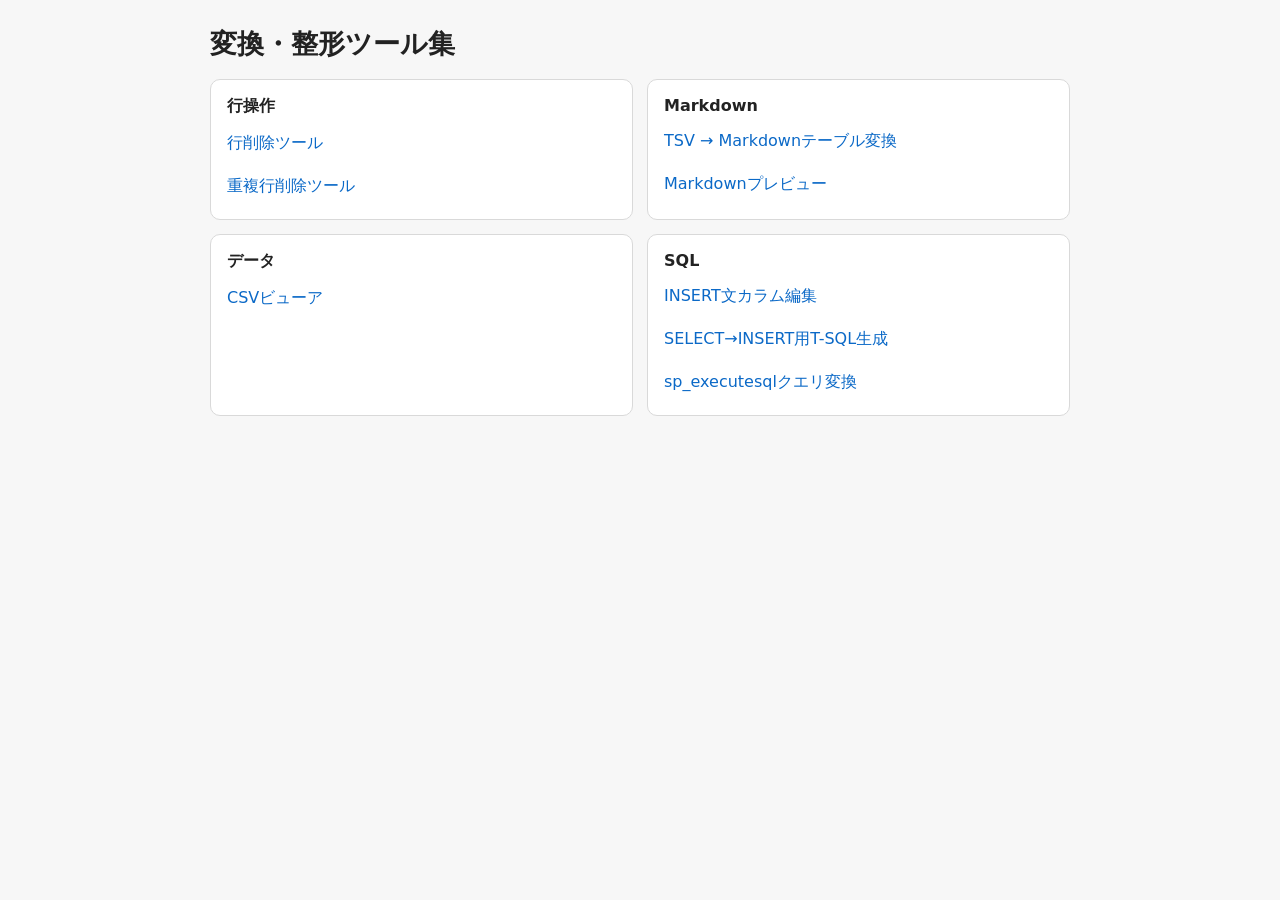
<file: index.html>
<!doctype html>
<html lang="ja">
<head>
  <meta charset="utf-8" />
  <meta name="viewport" content="width=device-width, initial-scale=1" />
  <title>便利ツール集</title>
  <style>
    :root{
      --bg:#f7f7f7;
      --surface:#ffffff;
      --border:#d9d9d9;
      --text:#222;
      --muted:#666;
      --accent:#0b69c7;
      --radius:10px;
    }
    *{box-sizing:border-box}
    body{
      margin:0;
      font-family:system-ui,-apple-system,Segoe UI,Roboto,Helvetica,Arial,sans-serif;
      color:var(--text);
      background:var(--bg);
    }
    .page{
      max-width:900px;
      margin:0 auto;
      padding:28px 20px 36px;
    }
    h1{
      margin:0 0 18px;
      font-size:1.7rem;
      line-height:1.2;
    }
    .grid{
      display:grid;
      gap:14px;
    }
    @media(min-width:860px){
      .grid{grid-template-columns:repeat(2, minmax(0, 1fr))}
    }
    .card{
      background:var(--surface);
      border:1px solid var(--border);
      border-radius:var(--radius);
      padding:16px;
    }
    .card h2{
      margin:0 0 10px;
      font-size:1rem;
    }
    ul{
      list-style:none;
      padding:0;
      margin:0;
      display:grid;
      gap:10px;
    }
    a{
      display:block;
      text-decoration:none;
      color:var(--accent);
      padding:6px 0;
    }
    a:hover{
      text-decoration:underline;
    }
  </style>
</head>
<body>
  <main class="page">
    <h1>変換・整形ツール集</h1>

    <div class="grid">
      <section class="card">
        <h2>行操作</h2>
        <ul>
          <li>
            <a href="remove-lines-by-text.html">行削除ツール</a>
          </li>
          <li>
            <a href="remove-duplicate-lines.html">重複行削除ツール</a>
          </li>
        </ul>
      </section>

      <section class="card">
        <h2>Markdown</h2>
        <ul>
          <li>
            <a href="tsvtomarkdown.html">TSV → Markdownテーブル変換</a>
          </li>
          <li>
            <a href="markdown-preview.html">Markdownプレビュー</a>
          </li>
        </ul>
      </section>

      <section class="card">
        <h2>データ</h2>
        <ul>
          <li>
            <a href="csv-viewer.html">CSVビューア</a>
          </li>
        </ul>
      </section>

      <section class="card">
        <h2>SQL</h2>
        <ul>
          <li>
            <a href="insert-column-editor.html">INSERT文カラム編集</a>
          </li>
          <li>
            <a href="select-to-insert-tsql.html">SELECT→INSERT用T-SQL生成</a>
          </li>
          <li>
            <a href="sp_executesql_expand.html">sp_executesqlクエリ変換</a>
          </li>
        </ul>
      </section>
    </div>
  </main>
</body>
</html>
</file>
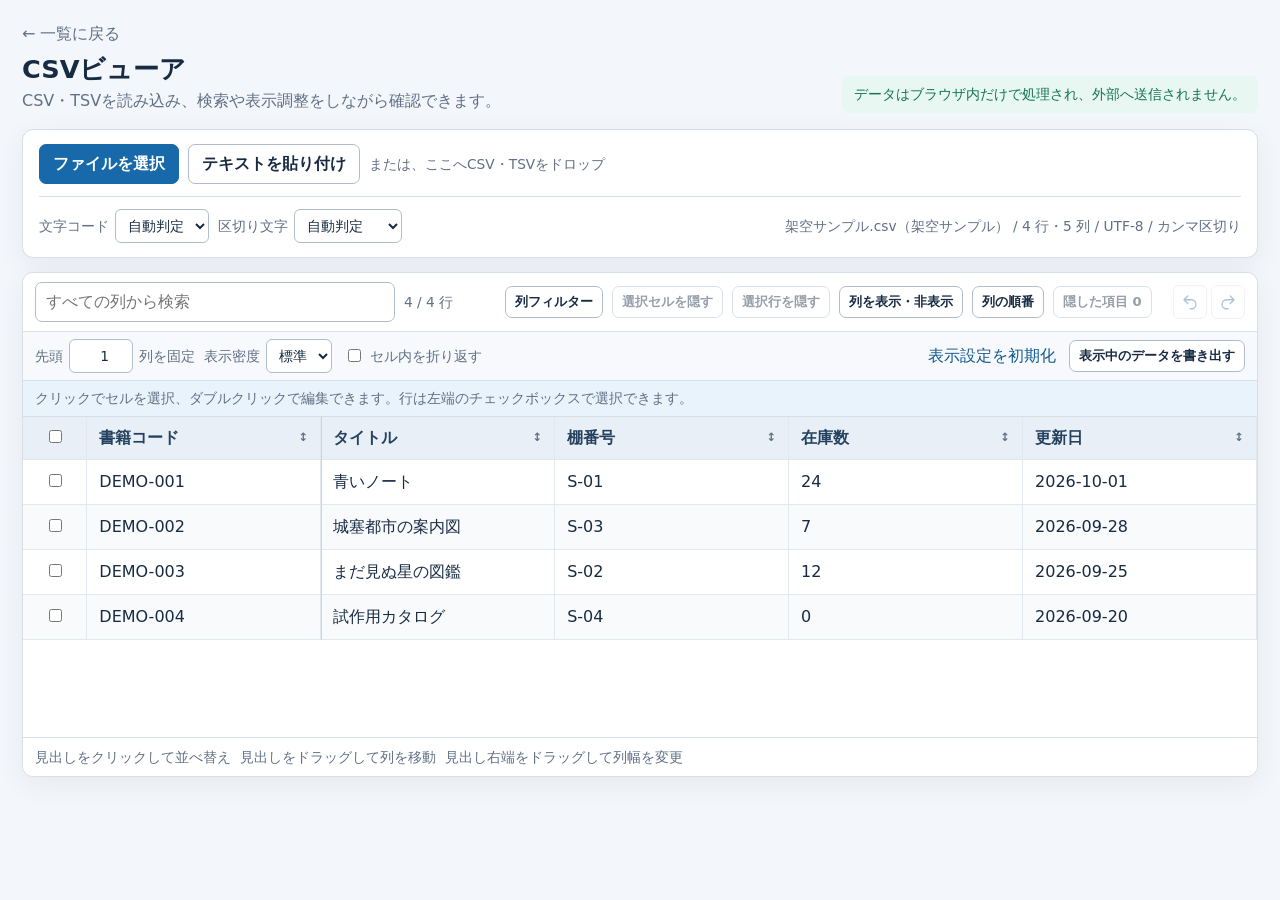
<file: csv-viewer.html>
<!doctype html>
<html lang="ja">
<head>
  <meta charset="utf-8" />
  <meta name="viewport" content="width=device-width, initial-scale=1" />
  <meta http-equiv="Content-Security-Policy" content="default-src 'self'; script-src 'self'; style-src 'self'; img-src 'self' data:; object-src 'none'; base-uri 'none'; form-action 'self'" />
  <title>CSVビューア</title>
  <link rel="stylesheet" href="css/csv-viewer.css" />
</head>
<body>
  <main class="page">
    <header class="page-header">
      <div>
        <a class="back-link" href="index.html">← 一覧に戻る</a>
        <h1>CSVビューア</h1>
        <p>CSV・TSVを読み込み、検索や表示調整をしながら確認できます。</p>
      </div>
      <p class="privacy-note">データはブラウザ内だけで処理され、外部へ送信されません。</p>
    </header>

    <section id="drop-zone" class="source-panel" aria-label="データの読み込み">
      <div class="source-actions">
        <button id="open-file-button" class="button button-primary" type="button">ファイルを選択</button>
        <input id="file-input" type="file" accept=".csv,.tsv,text/csv,text/tab-separated-values,text/plain" hidden />
        <button id="open-paste-button" class="button" type="button">テキストを貼り付け</button>
        <span class="drop-hint">または、ここへCSV・TSVをドロップ</span>
      </div>

      <div class="source-options">
        <label>
          文字コード
          <select id="encoding-select">
            <option value="auto">自動判定</option>
            <option value="utf-8">UTF-8</option>
            <option value="shift_jis">Shift_JIS</option>
          </select>
        </label>
        <label>
          区切り文字
          <select id="delimiter-select">
            <option value="auto">自動判定</option>
            <option value=",">カンマ</option>
            <option value="tab">タブ</option>
            <option value=";">セミコロン</option>
          </select>
        </label>
        <span id="source-summary" class="source-summary" aria-live="polite"></span>
      </div>
    </section>

    <section id="issue-panel" class="issue-panel" aria-live="polite" hidden>
      <div>
        <h2 id="issue-title"></h2>
        <p id="issue-summary"></p>
        <ol id="issue-list"></ol>
      </div>
      <button id="close-issue-button" class="icon-button" type="button" aria-label="メッセージを閉じる">×</button>
    </section>

    <section id="viewer" class="viewer" aria-label="CSVデータ" hidden>
      <div class="viewer-toolbar">
        <label class="search-box">
          <span class="visually-hidden">すべての列を検索</span>
          <input id="global-search" type="search" placeholder="すべての列から検索" autocomplete="off" />
        </label>
        <span id="row-count" class="row-count" aria-live="polite"></span>
        <button id="toggle-filters-button" class="button button-small" type="button" aria-pressed="false">列フィルター</button>
        <button id="hide-cell-button" class="button button-small" type="button" disabled>選択セルを隠す</button>
        <button id="hide-rows-button" class="button button-small" type="button" disabled>選択行を隠す</button>
        <button id="open-columns-button" class="button button-small" type="button" aria-haspopup="dialog">列を表示・非表示</button>
        <button id="open-column-order-button" class="button button-small" type="button" aria-haspopup="dialog">列の順番</button>
        <button id="open-hidden-button" class="button button-small" type="button" disabled>隠した項目 <span id="hidden-count">0</span></button>
        <div class="history-actions" role="group" aria-label="セルの編集履歴">
          <button id="undo-button" class="icon-button history-button" type="button" disabled title="元に戻す（Ctrl+Z）" aria-label="元に戻す（Ctrl+Z）" aria-keyshortcuts="Control+Z">
            <svg viewBox="0 0 24 24" fill="none" stroke="currentColor" stroke-width="1.8" stroke-linecap="round" stroke-linejoin="round" aria-hidden="true" focusable="false"><path d="m9 14-5-5 5-5M4 9h10a6 6 0 0 1 0 12h-2" /></svg>
          </button>
          <button id="redo-button" class="icon-button history-button" type="button" disabled title="やり直す（Ctrl+Y／Ctrl+Shift+Z）" aria-label="やり直す（Ctrl+Y／Ctrl+Shift+Z）" aria-keyshortcuts="Control+Y Control+Shift+Z">
            <svg viewBox="0 0 24 24" fill="none" stroke="currentColor" stroke-width="1.8" stroke-linecap="round" stroke-linejoin="round" aria-hidden="true" focusable="false"><path d="m15 14 5-5-5-5M20 9H10a6 6 0 0 0 0 12h2" /></svg>
          </button>
        </div>
      </div>

      <div class="display-toolbar">
        <label>
          先頭
          <input id="freeze-count" type="number" min="0" value="1" inputmode="numeric" />
          列を固定
        </label>
        <label>
          表示密度
          <select id="density-select">
            <option value="compact">狭い</option>
            <option value="normal" selected>標準</option>
            <option value="comfortable">広い</option>
          </select>
        </label>
        <label class="check-label"><input id="wrap-toggle" type="checkbox" /> セル内を折り返す</label>
        <span class="toolbar-spacer"></span>
        <button id="reset-view-button" class="link-button" type="button">表示設定を初期化</button>
        <button id="export-button" class="button button-small" type="button">表示中のデータを書き出す</button>
      </div>

      <p id="selection-status" class="selection-status" aria-live="polite">クリックでセルを選択、ダブルクリックで編集できます。</p>

      <div id="table-region" class="table-region" role="region" aria-label="CSVテーブル" tabindex="0">
        <table id="data-table">
          <colgroup id="table-columns"></colgroup>
          <thead id="table-head"></thead>
          <tbody id="table-body"></tbody>
        </table>
        <div id="empty-result" class="empty-result" hidden>条件に一致する行はありません。</div>
      </div>

      <div class="viewer-footer">
        <span>見出しをクリックして並べ替え</span>
        <span>見出しをドラッグして列を移動</span>
        <span>見出し右端をドラッグして列幅を変更</span>
        <span class="toolbar-spacer"></span>
        <button id="render-more-button" class="button button-small" type="button" hidden>さらに表示</button>
      </div>
    </section>
  </main>

  <dialog id="paste-dialog">
    <form method="dialog" class="dialog-card">
      <div class="dialog-header">
        <div>
          <h2>CSV・TSVを貼り付け</h2>
          <p>値はHTMLとして解釈せず、そのまま文字列として表示します。</p>
        </div>
        <button class="icon-button" value="cancel" aria-label="閉じる">×</button>
      </div>
      <label for="paste-input">テキスト</label>
      <textarea id="paste-input" rows="12" spellcheck="false" placeholder="商品コード,商品名,数量&#10;DEMO-001,架空の商品,10"></textarea>
      <div class="dialog-actions">
        <button class="button" value="cancel">キャンセル</button>
        <button id="load-paste-button" class="button button-primary" type="button">読み込む</button>
      </div>
    </form>
  </dialog>

  <dialog id="columns-dialog">
    <form method="dialog" class="dialog-card dialog-card-wide">
      <div class="dialog-header">
        <div>
          <h2>列を表示・非表示</h2>
          <p>表示する列にチェックを付け、隠す列はチェックを外します。</p>
        </div>
        <button class="icon-button" value="cancel" aria-label="閉じる">×</button>
      </div>
      <div class="column-dialog-toolbar">
        <label class="search-box"><span class="visually-hidden">列名を検索</span><input id="column-search" type="search" placeholder="列名を検索" /></label>
        <button id="show-all-columns-button" class="link-button" type="button">すべて表示</button>
        <button id="hide-all-columns-button" class="link-button" type="button">すべて隠す</button>
      </div>
      <div id="column-list" class="column-list"></div>
      <div class="dialog-actions">
        <button class="button button-primary" value="ok">完了</button>
      </div>
    </form>
  </dialog>

  <dialog id="column-order-dialog" aria-labelledby="column-order-title">
    <form method="dialog" class="dialog-card dialog-card-wide">
      <div class="dialog-header">
        <div>
          <h2 id="column-order-title">列の順番</h2>
          <p>▲・▼で列を移動します。変更はすぐにテーブルとCSV出力へ反映されます。</p>
        </div>
        <button class="icon-button" value="ok" aria-label="閉じる">×</button>
      </div>
      <p id="column-order-status" class="column-order-status" role="status"></p>
      <ol id="column-order-list" class="column-order-list"></ol>
      <div class="dialog-actions split-actions">
        <button id="reset-column-order-button" class="link-button" type="button">元の列順に戻す</button>
        <button class="button button-primary" value="ok">完了</button>
      </div>
    </form>
  </dialog>

  <dialog id="hidden-dialog">
    <form method="dialog" class="dialog-card dialog-card-wide">
      <div class="dialog-header">
        <div>
          <h2>隠した項目</h2>
          <p>行またはセルを個別に表示へ戻せます。</p>
        </div>
        <button class="icon-button" value="cancel" aria-label="閉じる">×</button>
      </div>
      <div id="hidden-list" class="hidden-list"></div>
      <div class="dialog-actions split-actions">
        <button id="restore-all-button" class="link-button" type="button">すべて表示へ戻す</button>
        <button class="button button-primary" value="ok">完了</button>
      </div>
    </form>
  </dialog>

  <dialog id="export-dialog">
    <form method="dialog" class="dialog-card">
      <div class="dialog-header">
        <div>
          <h2>CSVを書き出す</h2>
          <p id="export-summary"></p>
        </div>
        <button class="icon-button" value="cancel" aria-label="閉じる">×</button>
      </div>
      <label class="export-option">
        <input id="export-safe-toggle" type="checkbox" checked />
        <span>
          <strong>数式として実行される値を文字列にする（推奨）</strong>
          <small>「=」「+」「-」「@」で始まる値へ、出力時だけ「'」を追加します。読み込んだデータは変更しません。</small>
        </span>
      </label>
      <div class="dialog-actions">
        <button class="button" value="cancel">キャンセル</button>
        <button id="confirm-export-button" class="button button-primary" type="button">CSVを書き出す</button>
      </div>
    </form>
  </dialog>

  <script src="js/csv-viewer.js"></script>
</body>
</html>
</file>
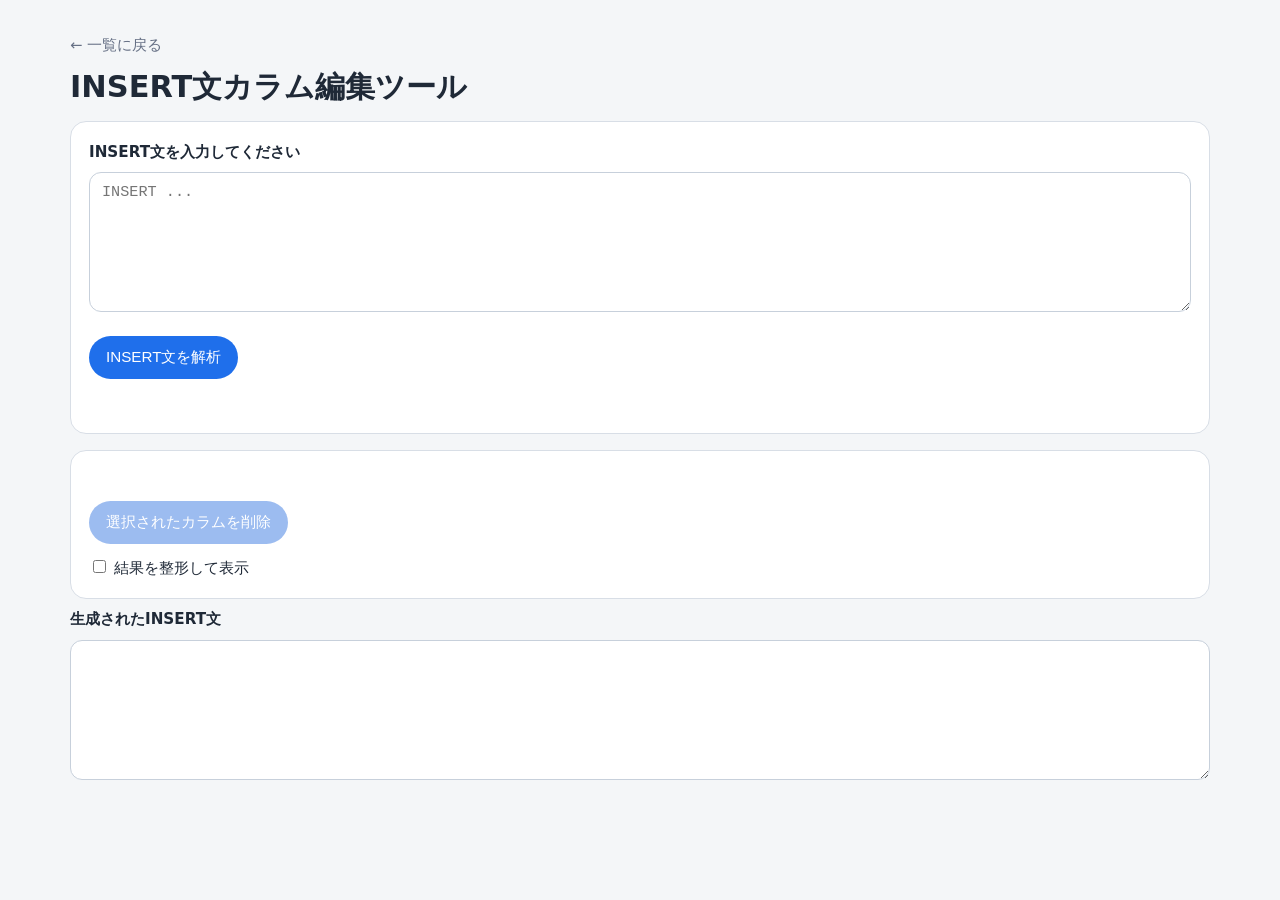
<file: insert-column-editor.html>
<!DOCTYPE html>
<html lang="ja">
<head>
  <meta charset="UTF-8">
  <title>INSERT文カラム編集ツール</title>
  <style>
    :root {
      --bg:#f4f6f8;
      --surface:#ffffff;
      --border:#d8dee6;
      --text:#1f2937;
      --muted:#667085;
      --accent:#1f6feb;
      --accent-strong:#1757b8;
      --radius:16px;
    }
    * {
      box-sizing: border-box;
    }
    body {
      margin: 0;
      font-family: system-ui, -apple-system, "Segoe UI", Roboto, "Noto Sans JP", "Hiragino Kaku Gothic ProN", Meiryo, sans-serif;
      background-color: var(--bg);
      color: var(--text);
      line-height: 1.6;
    }
    .page {
      max-width: 1180px;
      margin: 0 auto;
      padding: 32px 20px 40px;
    }
    .back-link {
      display: inline-block;
      margin-bottom: 12px;
      font-size: .92rem;
      color: var(--muted);
      text-decoration: none;
    }
    .back-link:hover {
      text-decoration: underline;
    }
    h1 {
      font-size: 1.9rem;
      line-height: 1.2;
      margin: 0 0 16px;
    }
    .card {
      background: var(--surface);
      border: 1px solid var(--border);
      border-radius: var(--radius);
      padding: 18px;
    }
    .card + .card {
      margin-top: 16px;
    }
    label {
      display: block;
      margin-bottom: 8px;
      font-size: .95rem;
      font-weight: 600;
    }
    textarea {
      width: 100%;
      min-height: 140px;
      padding: 10px 12px;
      font-family: "SFMono-Regular", Consolas, "Liberation Mono", Menlo, monospace;
      font-size: 0.95rem;
      border: 1px solid #c7d0db;
      border-radius: 12px;
      resize: vertical;
      background-color: #fff;
    }
    button {
      appearance: none;
      padding: 10px 16px;
      font-size: 0.95rem;
      color: #fff;
      background-color: var(--accent);
      border: 1px solid transparent;
      border-radius: 999px;
      cursor: pointer;
    }
    button:hover {
      background-color: var(--accent-strong);
    }
    button:disabled {
      background-color: #9cbcf0;
      cursor: not-allowed;
    }
    #tableContainer {
      margin-top: 16px;
      overflow-x: auto;
    }
    table {
      width: 100%;
      border-collapse: collapse;
      background-color: #fff;
    }
    th, td {
      padding: 0.75rem;
      border: 1px solid #d8dee6;
      vertical-align: top;
      word-break: break-all;
    }
    th {
      background-color: #eef3fb;
      text-align: left;
    }
    .actions {
      margin-top: 16px;
      display: flex;
      gap: 10px;
      flex-wrap: wrap;
      align-items: center;
    }
    .options {
      margin-top: 12px;
    }
    .options label {
      font-size: 0.95rem;
      font-weight: 500;
      user-select: none;
      margin-bottom: 0;
    }
    .output {
      margin-top: 8px;
    }
    #feedback {
      min-height: 1.5em;
      margin-top: 12px;
      font-weight: 600;
    }
    #feedback.error {
      color: #c62828;
    }
    #feedback.success {
      color: #2e7d32;
    }
    .result-block label {
      display: block;
      margin-bottom: 8px;
    }
    .error {
      margin-top: 0.75rem;
      color: #c62828;
      font-weight: bold;
    }
    .success {
      margin-top: 0.75rem;
      color: #2e7d32;
      font-weight: bold;
    }
  </style>
</head>
<body>
  <main class="page">
    <a class="back-link" href="index.html">← 一覧に戻る</a>
    <h1>INSERT文カラム編集ツール</h1>

    <section class="card">
      <label for="sqlInput">INSERT文を入力してください</label>
      <textarea id="sqlInput" placeholder="INSERT ..."></textarea>
      <div class="actions">
        <button id="parseBtn">INSERT文を解析</button>
      </div>
      <div id="feedback" role="alert"></div>
    </section>

    <section class="card">
      <div id="tableContainer"></div>

      <div class="actions">
        <button id="removeBtn" disabled>選択されたカラムを削除</button>
      </div>

      <div class="options">
        <label><input type="checkbox" id="formatCheckbox"> 結果を整形して表示</label>
      </div>
    </section>

    <section class="result-block output">
      <label for="outputSql">生成されたINSERT文</label>
      <textarea id="outputSql" readonly></textarea>
    </section>
  </main>

  <script>
    const sqlInput = document.getElementById('sqlInput');
    const parseBtn = document.getElementById('parseBtn');
    const removeBtn = document.getElementById('removeBtn');
    const tableContainer = document.getElementById('tableContainer');
    const outputSql = document.getElementById('outputSql');
    const feedback = document.getElementById('feedback');
    const formatCheckbox = document.getElementById('formatCheckbox');

    let parsedStatements = [];
    let originalStatements = [];
    let currentKeptIndexes = [];

    parseBtn.addEventListener('click', () => {
      const sql = sqlInput.value.trim();
      feedback.textContent = '';
      feedback.className = '';
      tableContainer.innerHTML = '';
      outputSql.value = '';
      parsedStatements = [];
      originalStatements = [];
      currentKeptIndexes = [];
      removeBtn.disabled = true;

      if (!sql) {
        showError('INSERT文を入力してください。');
        return;
      }

      try {
        const statements = splitInsertStatements(sql);
        if (statements.length === 0) {
          throw new Error('INSERT文が見つかりません。');
        }

        parsedStatements = statements.map(parseInsertStatement);
        if (!haveSameStructure(parsedStatements)) {
          throw new Error('INSERT文の構造が一致していません。');
        }

        originalStatements = statements;

        renderTable(parsedStatements[0].columns, parsedStatements[0].values);
        removeBtn.disabled = false;
        currentKeptIndexes = parsedStatements[0].columns.map((_, index) => index);
        const message = statements.length > 1
          ? `INSERT文を${statements.length}件解析しました。カラムを選択して削除できます。`
          : 'INSERT文を解析しました。カラムを選択して削除できます。';
        showSuccess(message);
        updateOutput(true);
      } catch (error) {
        showError(error.message);
      }
    });

    formatCheckbox.addEventListener('change', () => {
      if (parsedStatements.length === 0 || currentKeptIndexes.length === 0) {
        return;
      }
      updateOutput();
    });

    removeBtn.addEventListener('click', () => {
      if (parsedStatements.length === 0) {
        showError('先にINSERT文を解析してください。');
        return;
      }

      const checkboxes = tableContainer.querySelectorAll('input[type="checkbox"]');
      const keptIndexes = [];

      checkboxes.forEach((checkbox, index) => {
        if (!checkbox.checked) {
          keptIndexes.push(index);
        }
      });

      if (keptIndexes.length === 0) {
        showError('すべてのカラムを削除することはできません。');
        return;
      }

      currentKeptIndexes = keptIndexes;
      updateOutput();
      showSuccess('選択されたカラムを削除したINSERT文を生成しました。');
    });

    function updateOutput(useOriginal = false) {
      if (parsedStatements.length === 0 || currentKeptIndexes.length === 0) {
        outputSql.value = '';
        return;
      }

      const format = formatCheckbox.checked;
      if (useOriginal && !format && isAllColumnsKept()) {
        outputSql.value = originalStatements.join('\n\n');
        return;
      }

      const statements = parsedStatements.map(parsed =>
        generateStatement(parsed, currentKeptIndexes, format)
      );
      outputSql.value = statements.join('\n\n');
    }

    function isAllColumnsKept() {
      if (parsedStatements.length === 0) {
        return true;
      }
      return currentKeptIndexes.length === parsedStatements[0].columns.length;
    }

    function generateStatement(parsed, keptIndexes, format) {
      const keptColumns = keptIndexes.map(index => parsed.columns[index]);
      const keptValues = keptIndexes.map(index => parsed.values[index]);

      if (!format) {
        const columnsStr = keptColumns.join(', ');
        const valuesStr = keptValues.join(', ');
        return `${parsed.beforeColumns}(${columnsStr})${parsed.betweenColumnsAndValues}${parsed.valuesLead}(${valuesStr})${parsed.afterValues}`;
      }

      const beforeColumns = normalizeForFormatting(parsed.beforeColumns);
      const betweenColumnsAndValues = normalizeForFormatting(parsed.betweenColumnsAndValues);
      const valuesLead = normalizeForFormatting(parsed.valuesLead);
      const afterValues = normalizeAfterValues(parsed.afterValues);
      const indent = '    ';
      const formattedColumns = keptColumns.map(column => column.trim()).join(`,\n${indent}`);
      const formattedValues = keptValues.map(value => value.trim()).join(`,\n${indent}`);

      let statement = `${beforeColumns} (
${indent}${formattedColumns}
)`;
      if (betweenColumnsAndValues) {
        statement += ` ${betweenColumnsAndValues}`;
      }
      if (valuesLead) {
        statement += ` ${valuesLead}`;
      }
      statement += ` (
${indent}${formattedValues}
)`;
      if (afterValues) {
        statement += afterValues.startsWith(';') ? `${afterValues}` : ` ${afterValues}`;
      }
      return statement;
    }

    function showError(message) {
      feedback.textContent = message;
      feedback.className = 'error';
    }

    function showSuccess(message) {
      feedback.textContent = message;
      feedback.className = 'success';
    }

    function renderTable(columns, values) {
      const table = document.createElement('table');
      const thead = document.createElement('thead');
      const headerRow = document.createElement('tr');

      const selectHeader = document.createElement('th');
      selectHeader.textContent = '削除';
      headerRow.appendChild(selectHeader);

      const columnHeader = document.createElement('th');
      columnHeader.textContent = 'カラム名';
      headerRow.appendChild(columnHeader);

      const valueHeader = document.createElement('th');
      valueHeader.textContent = '値';
      headerRow.appendChild(valueHeader);

      thead.appendChild(headerRow);
      table.appendChild(thead);

      const tbody = document.createElement('tbody');

      columns.forEach((column, index) => {
        const row = document.createElement('tr');

        const selectCell = document.createElement('td');
        const checkbox = document.createElement('input');
        checkbox.type = 'checkbox';
        selectCell.appendChild(checkbox);
        row.appendChild(selectCell);

        const columnCell = document.createElement('td');
        columnCell.textContent = column.trim();
        row.appendChild(columnCell);

        const valueCell = document.createElement('td');
        valueCell.textContent = values[index].trim();
        row.appendChild(valueCell);

        tbody.appendChild(row);
      });

      table.appendChild(tbody);
      tableContainer.innerHTML = '';
      tableContainer.appendChild(table);
    }

    function parseInsertStatement(sql) {
      const valuesIndex = sql.toUpperCase().indexOf('VALUES');
      if (valuesIndex === -1) {
        throw new Error('VALUES句が見つかりません。');
      }

      const beforeValues = sql.slice(0, valuesIndex);
      const valuesPart = sql.slice(valuesIndex);

      const columnOpenIndex = beforeValues.indexOf('(');
      if (columnOpenIndex === -1) {
        throw new Error('カラム定義の開始括弧が見つかりません。');
      }

      const columnCloseIndex = findMatchingParenthesis(beforeValues, columnOpenIndex);
      if (columnCloseIndex === -1) {
        throw new Error('カラム定義の終了括弧が見つかりません。');
      }

      const columnsSection = beforeValues.slice(columnOpenIndex + 1, columnCloseIndex);
      const beforeColumns = beforeValues.slice(0, columnOpenIndex);
      const betweenColumnsAndValues = beforeValues.slice(columnCloseIndex + 1);

      const valuesOpenIndex = valuesPart.indexOf('(');
      if (valuesOpenIndex === -1) {
        throw new Error('VALUES句の開始括弧が見つかりません。');
      }

      const valuesCloseIndex = findMatchingParenthesis(valuesPart, valuesOpenIndex);
      if (valuesCloseIndex === -1) {
        throw new Error('VALUES句の終了括弧が見つかりません。');
      }

      const valuesSection = valuesPart.slice(valuesOpenIndex + 1, valuesCloseIndex);
      const valuesLead = valuesPart.slice(0, valuesOpenIndex);
      const afterValues = valuesPart.slice(valuesCloseIndex + 1);

      const columns = splitTopLevel(columnsSection);
      const values = splitTopLevel(valuesSection);

      if (columns.length !== values.length) {
        throw new Error('カラム数と値の数が一致しません。');
      }

      return {
        columns,
        values,
        beforeColumns,
        valuesLead,
        betweenColumnsAndValues,
        afterValues
      };
    }

    function findMatchingParenthesis(text, openIndex) {
      let depth = 0;
      let inString = false;

      for (let i = openIndex; i < text.length; i++) {
        const char = text[i];

        if (char === "'") {
          if (inString) {
            if (text[i + 1] === "'") {
              i += 1;
            } else {
              inString = false;
            }
          } else {
            inString = true;
          }
          continue;
        }

        if (inString) {
          continue;
        }

        if (char === '(') {
          depth += 1;
        } else if (char === ')') {
          depth -= 1;
          if (depth === 0) {
            return i;
          }
        }
      }
      return -1;
    }

    function splitTopLevel(section) {
      const parts = [];
      let current = '';
      let depth = 0;
      let inString = false;

      for (let i = 0; i < section.length; i++) {
        const char = section[i];

        if (char === "'") {
          current += char;
          if (inString) {
            if (section[i + 1] === "'") {
              current += "'";
              i += 1;
            } else {
              inString = false;
            }
          } else {
            inString = true;
          }
          continue;
        }

        if (!inString) {
          if (char === '(') {
            depth += 1;
          } else if (char === ')') {
            depth -= 1;
          } else if (char === ',' && depth === 0) {
            parts.push(current.trim());
            current = '';
            continue;
          }
        }

        current += char;
      }

      if (current.trim() !== '') {
        parts.push(current.trim());
      }

      return parts;
    }

    function splitInsertStatements(sql) {
      const normalized = sql.replace(/\r\n/g, '\n');
      const statements = [];
      let current = '';
      let inString = false;

      for (let i = 0; i < normalized.length; i++) {
        const char = normalized[i];
        current += char;

        if (char === "'") {
          if (inString) {
            if (normalized[i + 1] === "'") {
              current += "'";
              i += 1;
            } else {
              inString = false;
            }
          } else {
            inString = true;
          }
          continue;
        }

        if (inString) {
          continue;
        }

        if (char === ';') {
          if (current.trim()) {
            statements.push(current.trim());
          }
          current = '';
          continue;
        }

        if (char === '\n') {
          const remaining = normalized.slice(i + 1);
          if (/^\s*INSERT/i.test(remaining)) {
            if (current.trim()) {
              statements.push(current.trim());
            }
            current = '';
          }
        }
      }

      if (current.trim()) {
        statements.push(current.trim());
      }

      return statements;
    }

    function haveSameStructure(parsedArray) {
      if (parsedArray.length <= 1) {
        return true;
      }

      const reference = parsedArray[0];
      return parsedArray.every(parsed => {
        if (reference.columns.length !== parsed.columns.length) {
          return false;
        }

        for (let i = 0; i < reference.columns.length; i++) {
          if (reference.columns[i].trim() !== parsed.columns[i].trim()) {
            return false;
          }
        }

        return (
          normalizeStructure(reference.beforeColumns) === normalizeStructure(parsed.beforeColumns) &&
          normalizeStructure(reference.betweenColumnsAndValues) === normalizeStructure(parsed.betweenColumnsAndValues) &&
          normalizeStructure(reference.valuesLead) === normalizeStructure(parsed.valuesLead) &&
          normalizeStructure(reference.afterValues) === normalizeStructure(parsed.afterValues)
        );
      });
    }

    function normalizeStructure(text) {
      if (!text) {
        return '';
      }
      return text.replace(/\s+/g, ' ').trim();
    }

    function normalizeForFormatting(text) {
      if (!text) {
        return '';
      }
      return text.replace(/\s+/g, ' ').trim();
    }

    function normalizeAfterValues(text) {
      if (!text) {
        return '';
      }
      return text.replace(/\s+/g, ' ').trim();
    }
  </script>
</body>
</html>
</file>
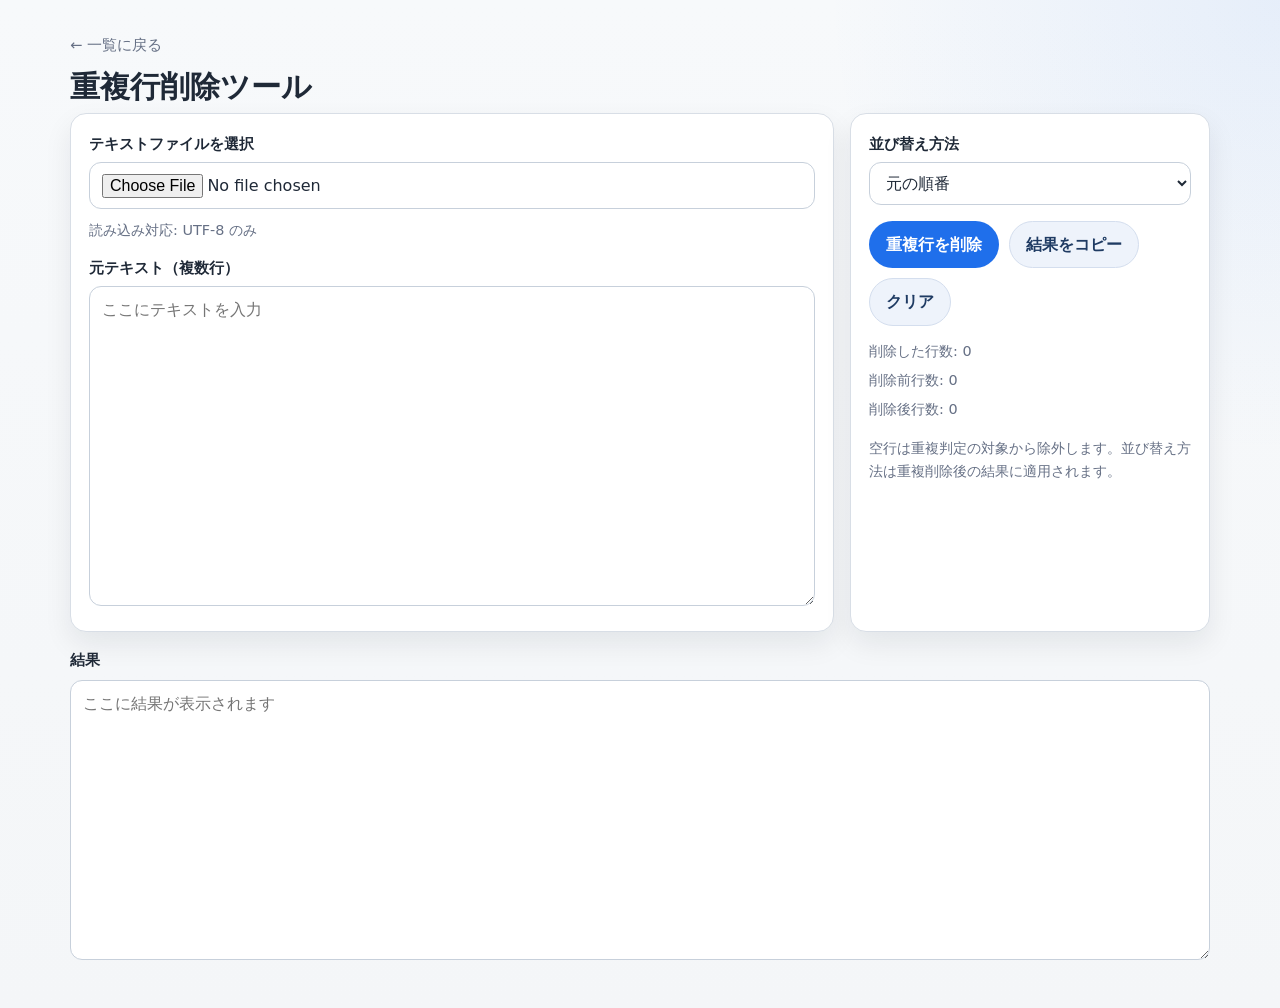
<file: remove-duplicate-lines.html>
<!doctype html>
<html lang="ja">
<head>
  <meta charset="utf-8" />
  <meta name="viewport" content="width=device-width, initial-scale=1" />
  <title>重複行削除ツール</title>
  <style>
    :root{
      --bg:#f4f6f8;
      --surface:#ffffff;
      --border:#d8dee6;
      --text:#1f2937;
      --muted:#667085;
      --accent:#1f6feb;
      --accent-strong:#1757b8;
      --shadow:0 12px 28px rgba(15, 23, 42, .08);
      --radius:16px;
    }
    *{box-sizing:border-box}
    body{
      margin:0;
      font-family:system-ui,-apple-system,Segoe UI,Roboto,Helvetica,Arial,sans-serif;
      line-height:1.6;
      color:var(--text);
      background:
        radial-gradient(circle at top right, rgba(31,111,235,.08), transparent 28%),
        linear-gradient(180deg, #f7f9fb 0%, var(--bg) 100%);
    }
    .page{max-width:1180px;margin:0 auto;padding:32px 20px 40px}
    .back-link{
      display:inline-block;
      margin-bottom:12px;
      font-size:.92rem;
      color:var(--muted);
      text-decoration:none;
    }
    .back-link:hover{text-decoration:underline}
    h1{margin:0 0 8px;font-size:1.9rem;line-height:1.2}
    .layout{display:grid;gap:16px;margin-bottom:16px}
    @media(min-width:960px){.layout{grid-template-columns:minmax(0,1fr) 360px}}
    .card{
      background:var(--surface);
      border:1px solid var(--border);
      border-radius:var(--radius);
      box-shadow:var(--shadow);
      padding:18px;
    }
    label{display:block;font-size:.92rem;font-weight:600;margin-bottom:6px}
    .hint,.stats,.status{font-size:.9rem;color:var(--muted)}
    .hint{margin-top:10px}
    .field + .field{margin-top:14px}
    textarea,input[type="file"],select{
      width:100%;
      border:1px solid #c7d0db;
      border-radius:12px;
      padding:10px 12px;
      font:inherit;
      background:#fff;
      color:inherit;
    }
    textarea{min-height:320px;resize:vertical}
    .stack{display:grid;gap:12px}
    .actions{
      display:flex;
      gap:10px;
      flex-wrap:wrap;
      margin-top:16px;
    }
    .btn{
      appearance:none;
      border:1px solid transparent;
      border-radius:999px;
      padding:10px 16px;
      font:inherit;
      font-weight:600;
      cursor:pointer;
      transition:background-color .15s ease,border-color .15s ease,transform .15s ease;
    }
    .btn:hover{transform:translateY(-1px)}
    .btn-primary{background:var(--accent);color:#fff}
    .btn-primary:hover{background:var(--accent-strong)}
    .btn-secondary{background:#eef3fb;border-color:#d4deee;color:#1f3b63}
    .btn-secondary:hover{background:#e4edf9}
    .stats-grid{
      display:grid;
      gap:6px;
      margin-top:14px;
    }
    .result-block{margin-top:8px}
    .result-block label{margin-bottom:8px}
    .output{min-height:280px}
    .duplicates{min-height:180px}
    .section-title{margin:0 0 10px;font-size:1rem}
  </style>
</head>
<body>
  <main class="page">
    <a class="back-link" href="index.html">← 一覧に戻る</a>
    <h1>重複行削除ツール</h1>

    <div class="layout">
      <section class="card">
        <div class="field">
          <label for="file">テキストファイルを選択</label>
          <input id="file" type="file" accept=".txt,.log" />
          <div class="hint">読み込み対応: UTF-8 のみ</div>
        </div>
        <div class="field">
          <label for="inputText">元テキスト（複数行）</label>
          <textarea id="inputText" placeholder="ここにテキストを入力"></textarea>
        </div>
      </section>

      <section class="card">
        <div class="stack">
          <div class="field">
            <label for="sortOption">並び替え方法</label>
            <select id="sortOption">
              <option value="original">元の順番</option>
              <option value="original-reverse">元の順番を逆に</option>
              <option value="asc">五十音順（昇順）</option>
              <option value="desc">五十音順（降順）</option>
              <option value="len-asc">文字数順（昇順）</option>
              <option value="len-desc">文字数順（降順）</option>
            </select>
          </div>
        </div>

        <div class="actions">
          <button id="run" class="btn btn-primary">重複行を削除</button>
          <button id="copy" class="btn btn-secondary">結果をコピー</button>
          <button id="clear" class="btn btn-secondary">クリア</button>
        </div>

        <div class="stats-grid">
          <div class="stats">削除した行数: <span id="removedCount">0</span></div>
          <div class="stats">削除前行数: <span id="beforeCount">0</span></div>
          <div class="stats">削除後行数: <span id="afterCount">0</span></div>
          <div id="status" class="status" aria-live="polite"></div>
        </div>

        <div class="hint">空行は重複判定の対象から除外します。並び替え方法は重複削除後の結果に適用されます。</div>
      </section>
    </div>

    <section class="result-block">
      <label for="output">結果</label>
      <textarea id="output" class="output" readonly placeholder="ここに結果が表示されます"></textarea>
    </section>

    <section id="duplicatesSection" class="card" hidden>
      <h2 class="section-title">削除された重複行</h2>
      <textarea id="duplicates" class="duplicates" readonly></textarea>
    </section>
  </main>

  <script>
    const $ = (id) => document.getElementById(id);
    let statusTimer = 0;

    function setStatus(message){
      clearTimeout(statusTimer);
      $('status').textContent = message;
      if(!message) return;
      statusTimer = window.setTimeout(() => {
        $('status').textContent = '';
      }, 2000);
    }

    function removeDuplicates() {
      const input = $('inputText').value.replace(/\r\n?/g, '\n');
      const lines = input.split('\n').filter((line) => line.trim() !== '');
      const seen = new Set();
      const unique = [];
      const duplicates = new Set();

      for (const line of lines) {
        if (seen.has(line)) {
          duplicates.add(line);
        } else {
          seen.add(line);
          unique.push(line);
        }
      }

      switch ($('sortOption').value) {
        case 'asc':
          unique.sort((a, b) => a.localeCompare(b, 'ja'));
          break;
        case 'desc':
          unique.sort((a, b) => b.localeCompare(a, 'ja'));
          break;
        case 'len-asc':
          unique.sort((a, b) => a.length - b.length || a.localeCompare(b, 'ja'));
          break;
        case 'len-desc':
          unique.sort((a, b) => b.length - a.length || a.localeCompare(b, 'ja'));
          break;
        case 'original-reverse':
          unique.reverse();
          break;
        case 'original':
        default:
          break;
      }

      const beforeCount = lines.length;
      const afterCount = unique.length;
      const removedCount = beforeCount - afterCount;
      const dupList = Array.from(duplicates);

      $('output').value = unique.join('\n');
      $('removedCount').textContent = String(removedCount);
      $('beforeCount').textContent = String(beforeCount);
      $('afterCount').textContent = String(afterCount);

      if (dupList.length > 0) {
        $('duplicates').value = dupList.join('\n');
        $('duplicatesSection').hidden = false;
      } else {
        $('duplicates').value = '';
        $('duplicatesSection').hidden = true;
      }

      setStatus('');
    }

    async function copyResult() {
      if (!$('output').value) return;

      try {
        await navigator.clipboard.writeText($('output').value);
        setStatus('コピーしました');
      } catch {
        setStatus('コピーに失敗しました');
      }
    }

    function clearAll() {
      $('file').value = '';
      $('inputText').value = '';
      $('sortOption').value = 'original';
      $('output').value = '';
      $('duplicates').value = '';
      $('removedCount').textContent = '0';
      $('beforeCount').textContent = '0';
      $('afterCount').textContent = '0';
      $('duplicatesSection').hidden = true;
      setStatus('');
    }

    $('run').addEventListener('click', removeDuplicates);
    $('copy').addEventListener('click', copyResult);
    $('clear').addEventListener('click', clearAll);

    $('file').addEventListener('change', (e) => {
      const file = e.target.files[0];
      if (!file) return;
      const reader = new FileReader();
      reader.onload = (ev) => {
        $('inputText').value = ev.target.result;
        setStatus('');
      };
      reader.readAsText(file, 'utf-8');
    });
  </script>
</body>
</html>
</file>
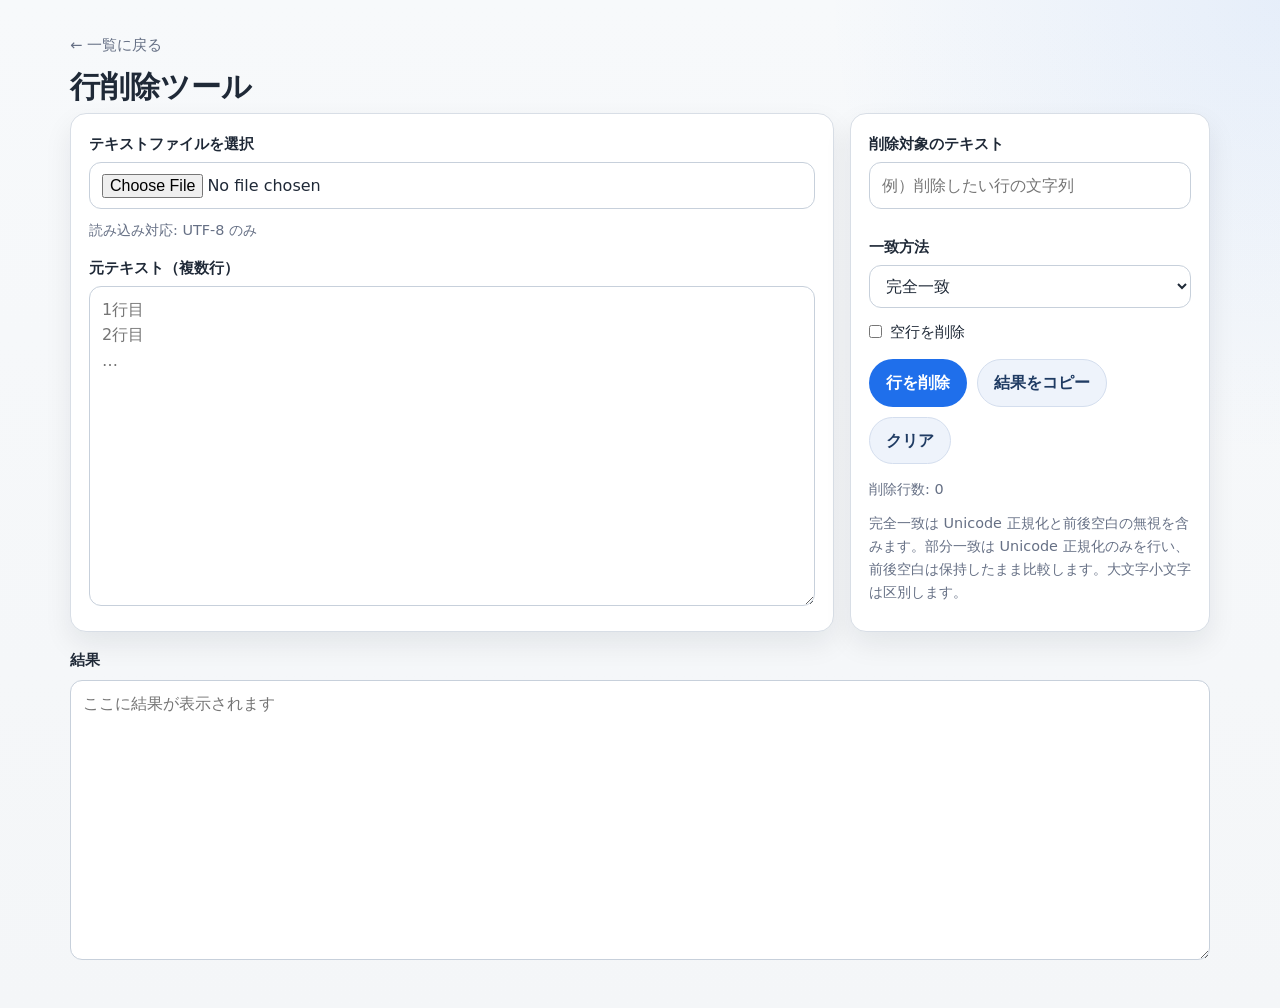
<file: remove-lines-by-text.html>
<!doctype html>
<html lang="ja">
<head>
  <meta charset="utf-8" />
  <meta name="viewport" content="width=device-width, initial-scale=1" />
  <title>行削除ツール</title>
  <style>
    :root{
      --bg:#f4f6f8;
      --surface:#ffffff;
      --border:#d8dee6;
      --text:#1f2937;
      --muted:#667085;
      --accent:#1f6feb;
      --accent-strong:#1757b8;
      --shadow:0 12px 28px rgba(15, 23, 42, .08);
      --radius:16px;
    }
    *{box-sizing:border-box}
    body{
      margin:0;
      font-family:system-ui,-apple-system,Segoe UI,Roboto,Helvetica,Arial,sans-serif;
      line-height:1.6;
      color:var(--text);
      background:
        radial-gradient(circle at top right, rgba(31,111,235,.08), transparent 28%),
        linear-gradient(180deg, #f7f9fb 0%, var(--bg) 100%);
    }
    .page{max-width:1180px;margin:0 auto;padding:32px 20px 40px}
    .back-link{
      display:inline-block;
      margin-bottom:12px;
      font-size:.92rem;
      color:var(--muted);
      text-decoration:none;
    }
    .back-link:hover{text-decoration:underline}
    h1{margin:0 0 8px;font-size:1.9rem;line-height:1.2}
    .layout{display:grid;gap:16px;margin-bottom:16px}
    @media(min-width:960px){.layout{grid-template-columns:minmax(0,1fr) 360px}}
    .card{
      background:var(--surface);
      border:1px solid var(--border);
      border-radius:var(--radius);
      box-shadow:var(--shadow);
      padding:18px;
    }
    label{display:block;font-size:.92rem;font-weight:600;margin-bottom:6px}
    .hint,.stats,.status{font-size:.9rem;color:var(--muted)}
    .hint{margin-top:10px}
    .field + .field{margin-top:14px}
    textarea,input[type="text"],select,input[type="file"]{
      width:100%;
      border:1px solid #c7d0db;
      border-radius:12px;
      padding:10px 12px;
      font:inherit;
      background:#fff;
      color:inherit;
    }
    textarea{min-height:320px;resize:vertical}
    select{appearance:auto}
    .stack{display:grid;gap:12px}
    .inline{
      display:flex;
      align-items:center;
      gap:8px;
      flex-wrap:wrap;
    }
    .checkbox{
      display:flex;
      align-items:center;
      gap:8px;
      font-size:.92rem;
      font-weight:500;
      margin:0;
    }
    .checkbox input{margin:0}
    .actions{
      display:flex;
      gap:10px;
      flex-wrap:wrap;
      margin-top:16px;
    }
    .btn{
      appearance:none;
      border:1px solid transparent;
      border-radius:999px;
      padding:10px 16px;
      font:inherit;
      font-weight:600;
      cursor:pointer;
      transition:background-color .15s ease,border-color .15s ease,transform .15s ease;
    }
    .btn:hover{transform:translateY(-1px)}
    .btn-primary{background:var(--accent);color:#fff}
    .btn-primary:hover{background:var(--accent-strong)}
    .btn-secondary{background:#eef3fb;border-color:#d4deee;color:#1f3b63}
    .btn-secondary:hover{background:#e4edf9}
    .stats-row{
      display:flex;
      align-items:center;
      justify-content:space-between;
      gap:12px;
      flex-wrap:wrap;
      margin-top:14px;
    }
    .result-block{margin-top:8px}
    .result-block label{margin-bottom:8px}
    .output{min-height:280px}
  </style>
</head>
<body>
  <main class="page">
    <a class="back-link" href="index.html">← 一覧に戻る</a>
    <h1>行削除ツール</h1>

    <div class="layout">
      <section class="card">
        <div class="field">
          <label for="file">テキストファイルを選択</label>
          <input id="file" type="file" accept=".txt,.log" />
          <div class="hint">読み込み対応: UTF-8 のみ</div>
        </div>
        <div class="field">
          <label for="input">元テキスト（複数行）</label>
          <textarea id="input" placeholder="1行目&#10;2行目&#10;…"></textarea>
        </div>
      </section>

      <section class="card">
        <div class="stack">
          <div class="field">
            <label for="target">削除対象のテキスト</label>
            <input id="target" type="text" placeholder="例）削除したい行の文字列" />
          </div>
          <div class="field">
            <label for="mode">一致方法</label>
            <select id="mode">
              <option value="exact">完全一致</option>
              <option value="partial">部分一致（含む）</option>
            </select>
          </div>
          <label class="checkbox"><input id="remove-empty" type="checkbox" /> 空行を削除</label>
        </div>

        <div class="actions">
          <button id="run" class="btn btn-primary">行を削除</button>
          <button id="copy" class="btn btn-secondary" title="結果をクリップボードへコピー">結果をコピー</button>
          <button id="clear" class="btn btn-secondary">クリア</button>
        </div>

        <div class="stats-row">
          <div class="stats">削除行数: <span id="removed">0</span></div>
          <div id="status" class="status" aria-live="polite"></div>
        </div>

        <div class="hint">完全一致は Unicode 正規化と前後空白の無視を含みます。部分一致は Unicode 正規化のみを行い、前後空白は保持したまま比較します。大文字小文字は区別します。</div>
      </section>
    </div>

    <section class="result-block">
      <label for="output">結果</label>
      <textarea id="output" class="output" readonly placeholder="ここに結果が表示されます"></textarea>
    </section>
  </main>

  <script>
    const $ = (id) => document.getElementById(id);
    let statusTimer = 0;

    function normalizeForCompare(s){
      return s.trim().normalize('NFKC');
    }

    function normalizeForPartial(s){
      return s.normalize('NFKC');
    }

    function setStatus(message){
      clearTimeout(statusTimer);
      $('status').textContent = message;
      if(!message) return;
      statusTimer = window.setTimeout(() => {
        $('status').textContent = '';
      }, 2000);
    }

    function filterLines(){
      const raw = $('input').value.replace(/\r\n?/g,'\n');
      const rawTarget = $('target').value;
      const target = normalizeForCompare(rawTarget);
      const partialTarget = normalizeForPartial(rawTarget);
      const mode = $('mode').value;
      const removeEmpty = $('remove-empty').checked;
      const hasTarget = rawTarget.length > 0;

      if(!hasTarget && !removeEmpty){
        $('output').value = raw;
        $('removed').textContent = '0';
        setStatus('');
        return;
      }

      const lines = raw.split('\n');
      let removed = 0;
      const out = lines.filter(line => {
        const matchEmpty = removeEmpty && line.trim() === '';
        const matchTarget = hasTarget && (
          mode === 'exact'
            ? normalizeForCompare(line) === target
            : normalizeForPartial(line).includes(partialTarget)
        );
        const match = matchEmpty || matchTarget;
        if(match) removed++;
        return !match;
      });

      $('output').value = out.join('\n');
      $('removed').textContent = String(removed);
      setStatus('');
    }

    function clearAll(){
      $('file').value = '';
      $('input').value = '';
      $('target').value = '';
      $('mode').value = 'exact';
      $('remove-empty').checked = false;
      $('output').value = '';
      $('removed').textContent = '0';
      setStatus('');
    }

    $('run').addEventListener('click', filterLines);

    $('copy').addEventListener('click', async () => {
      if(!$('output').value) return;
      try {
        await navigator.clipboard.writeText($('output').value);
        setStatus('コピーしました');
      } catch {
        setStatus('コピーに失敗しました');
      }
    });

    $('clear').addEventListener('click', clearAll);

    $('file').addEventListener('change', (e) => {
      const file = e.target.files[0];
      if(!file) return;
      const reader = new FileReader();
      reader.onload = (ev) => {
        $('input').value = ev.target.result;
        setStatus('');
      };
      reader.readAsText(file, 'utf-8');
    });
  </script>
</body>
</html>
</file>
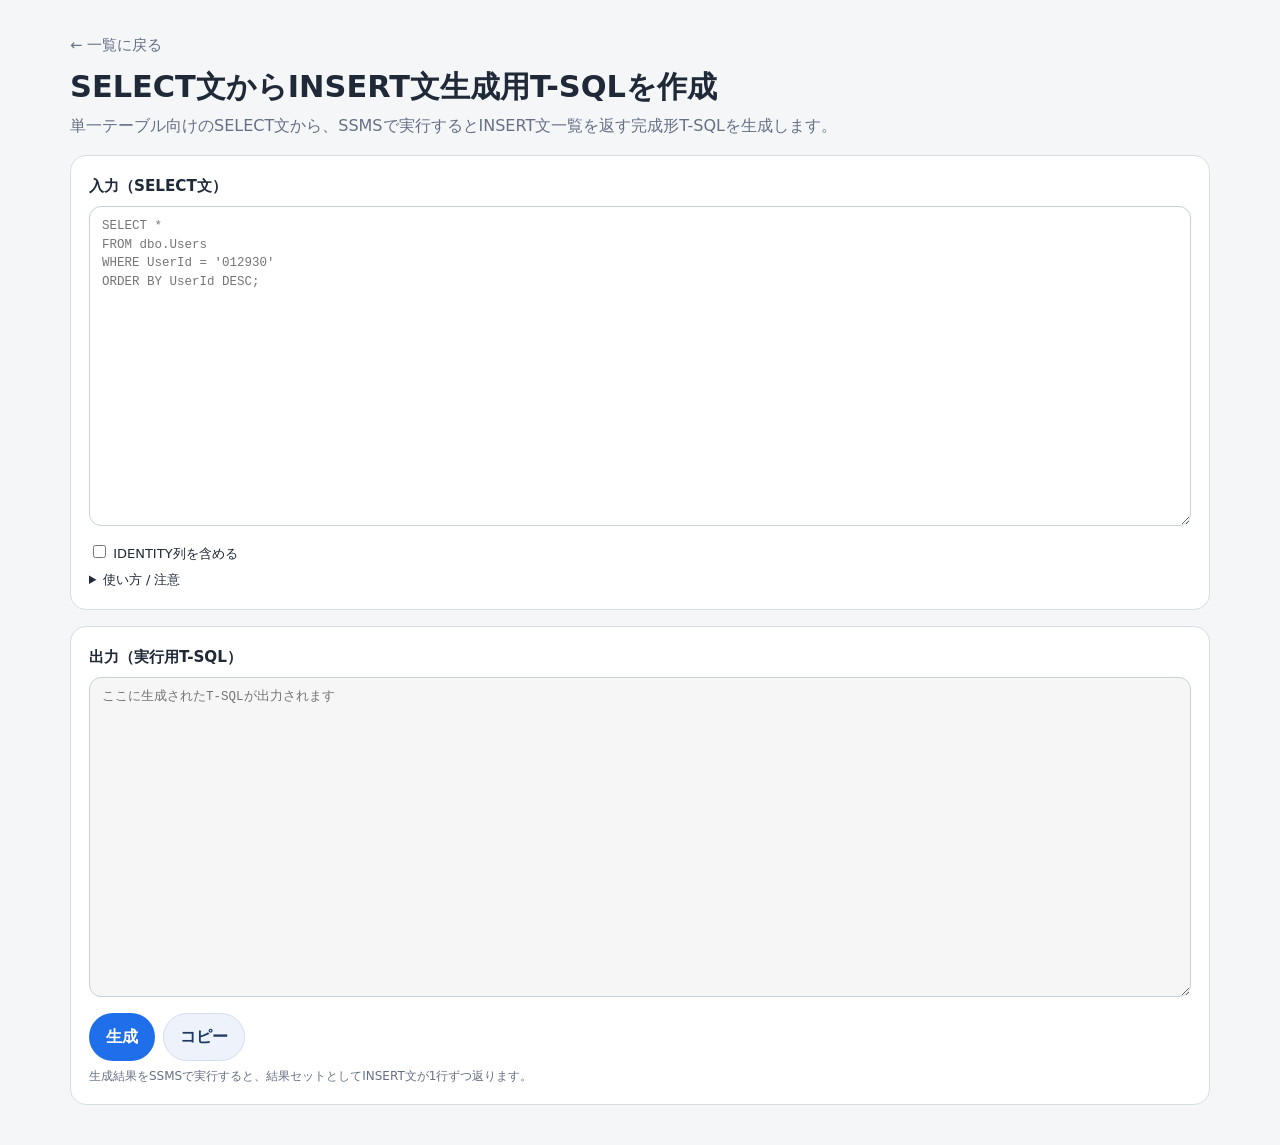
<file: select-to-insert-tsql.html>
<!doctype html>
<html lang="ja">
<head>
  <meta charset="utf-8" />
  <meta name="viewport" content="width=device-width, initial-scale=1" />
  <title>SELECT文からINSERT文生成用T-SQLを作成</title>
  <style>
    :root {
      --mono: ui-monospace, SFMono-Regular, Menlo, Consolas, "Liberation Mono", monospace;
      --bg:#f4f6f8;
      --surface:#ffffff;
      --border:#d8dee6;
      --text:#1f2937;
      --muted:#667085;
      --accent:#1f6feb;
      --accent-strong:#1757b8;
      --radius:16px;
    }
    * {
      box-sizing: border-box;
    }
    body {
      margin: 0;
      font-family: system-ui, -apple-system, "Segoe UI", Roboto, "Noto Sans JP", "Hiragino Kaku Gothic ProN", Meiryo, sans-serif;
      padding: 0;
      line-height: 1.6;
      background: var(--bg);
      color: var(--text);
    }
    .page {
      max-width: 1180px;
      margin: 0 auto;
      padding: 32px 20px 40px;
    }
    .back-link {
      display: inline-block;
      margin-bottom: 12px;
      font-size: .92rem;
      color: var(--muted);
      text-decoration: none;
    }
    .back-link:hover {
      text-decoration: underline;
    }
    h1 {
      margin: 0 0 8px;
      font-size: 1.9rem;
      line-height: 1.2;
    }
    .intro {
      margin: 0 0 16px;
      color: var(--muted);
    }
    .stack {
      display: grid;
      gap: 16px;
    }
    .box {
      border: 1px solid var(--border);
      border-radius: var(--radius);
      padding: 18px;
      background: var(--surface);
    }
    .box h2 {
      margin: 0 0 8px;
      font-size: .95rem;
    }
    textarea {
      width: 100%;
      min-height: 320px;
      border: 1px solid #c7d0db;
      border-radius: 12px;
      padding: 10px 12px;
      font: 12.5px/1.5 var(--mono);
      resize: vertical;
    }
    textarea[readonly] {
      background: #f6f6f6;
    }
    .controls {
      display: flex;
      flex-wrap: wrap;
      gap: 8px;
      align-items: center;
      margin-top: 8px;
    }
    button {
      appearance: none;
      border: 1px solid #d4deee;
      background: #eef3fb;
      color: #1f3b63;
      padding: 10px 16px;
      border-radius: 999px;
      cursor: pointer;
      font: inherit;
      font-weight: 600;
    }
    button:hover {
      background: #e4edf9;
    }
    .controls button:first-child {
      border-color: transparent;
      background: var(--accent);
      color: #fff;
    }
    .controls button:first-child:hover {
      background: var(--accent-strong);
    }
    label {
      font-size: 13px;
      user-select: none;
    }
    .status {
      font-size: 12px;
      margin-left: auto;
    }
    .ok {
      color: #117a37;
    }
    .err {
      color: #b00020;
    }
    .error-box {
      display: none;
      margin: 0 0 12px;
      padding: 10px 12px;
      border: 1px solid #f3b7c1;
      border-radius: 12px;
      background: #fff3f5;
      color: #b00020;
      font-size: 13px;
    }
    .error-box.is-visible {
      display: block;
    }
    .notes {
      margin: 6px 0 0 18px;
      padding: 0;
      font-size: 13px;
    }
    .notes li + li {
      margin-top: 4px;
    }
    details {
      font-size: 13px;
    }
    .hint {
      color: var(--muted);
      font-size: 12px;
      margin-top: 6px;
    }
    code.k {
      font-family: var(--mono);
    }
  </style>
</head>
<body>
  <main class="page">
    <a class="back-link" href="index.html">← 一覧に戻る</a>
    <h1>SELECT文からINSERT文生成用T-SQLを作成</h1>
    <p class="intro">単一テーブル向けのSELECT文から、SSMSで実行するとINSERT文一覧を返す完成形T-SQLを生成します。</p>

    <div id="errorBox" class="error-box" role="alert"></div>

    <div class="stack">
      <section class="box">
        <h2>入力（SELECT文）</h2>
        <textarea
          id="input"
          spellcheck="false"
          placeholder="SELECT *
FROM dbo.Users
WHERE UserId = '012930'
ORDER BY UserId DESC;"></textarea>
        <div class="controls">
          <label>
            <input type="checkbox" id="includeIdentity" />
            IDENTITY列を含める
          </label>
          <span id="inputStatus" class="status"></span>
        </div>
        <details style="margin-top:6px;">
          <summary>使い方 / 注意</summary>
          <ul class="notes">
            <li>対応構文は <code class="k">SELECT ... FROM ... [WHERE ...] [ORDER BY ...]</code> のみです。</li>
            <li>単一テーブルのみ対応します。JOIN、サブクエリ、CTE、GROUP BY、HAVING、UNION系、OPTION、TOP、DISTINCTは非対応です。</li>
            <li><code class="k">*</code> または単純なカラム名列挙のみ対応します。AS、関数、修飾付きカラム名は非対応です。</li>
            <li>テーブル名は <code class="k">Users</code> または <code class="k">dbo.Users</code> まで対応します。</li>
            <li>角括弧付き識別子は対応しますが、空白入り識別子やダブルクォート識別子は非対応です。</li>
            <li>ORDER BY は単純なカラム名と <code class="k">ASC</code> / <code class="k">DESC</code> のみ対応します。</li>
            <li>コメント、複数SQL文、テーブルヒントは非対応です。</li>
          </ul>
        </details>
      </section>

      <section class="box">
        <h2>出力（実行用T-SQL）</h2>
        <textarea
          id="output"
          spellcheck="false"
          readonly
          placeholder="ここに生成されたT-SQLが出力されます"></textarea>
        <div class="controls">
          <button id="generate">生成</button>
          <button id="copy">コピー</button>
          <span id="outputStatus" class="status"></span>
        </div>
        <div class="hint">生成結果をSSMSで実行すると、結果セットとしてINSERT文が1行ずつ返ります。</div>
      </section>
    </div>
  </main>

  <script>
    (() => {
      const input = document.getElementById('input');
      const output = document.getElementById('output');
      const includeIdentity = document.getElementById('includeIdentity');
      const generateButton = document.getElementById('generate');
      const copyButton = document.getElementById('copy');
      const inputStatus = document.getElementById('inputStatus');
      const outputStatus = document.getElementById('outputStatus');
      const errorBox = document.getElementById('errorBox');

      const SIMPLE_IDENTIFIER_RE = /^[A-Za-z_][A-Za-z0-9_]*$/;
      const BRACKET_IDENTIFIER_RE = /^\[([A-Za-z_][A-Za-z0-9_]*)\]$/;

      generateButton.addEventListener('click', () => {
        clearError();
        inputStatus.textContent = '';
        outputStatus.textContent = '';
        outputStatus.className = 'status';

        try {
          const parsed = parseSelect(input.value);
          output.value = buildTsql(parsed, includeIdentity.checked);
          inputStatus.textContent = '生成対象のSELECT文を解析しました';
          inputStatus.className = 'status ok';
        } catch (error) {
          output.value = '';
          showError(error.message || 'SELECT文の解析に失敗しました。');
          inputStatus.textContent = '解析エラー';
          inputStatus.className = 'status err';
        }
      });

      copyButton.addEventListener('click', async () => {
        outputStatus.textContent = '';
        outputStatus.className = 'status';

        if (!output.value) {
          outputStatus.textContent = 'コピー対象がありません';
          outputStatus.className = 'status err';
          return;
        }

        try {
          if (navigator.clipboard && navigator.clipboard.writeText) {
            await navigator.clipboard.writeText(output.value);
          } else {
            fallbackCopy(output.value);
          }
          outputStatus.textContent = 'コピーしました';
          outputStatus.className = 'status ok';
        } catch (error) {
          outputStatus.textContent = 'コピーに失敗';
          outputStatus.className = 'status err';
        }
      });

      function parseSelect(sqlText) {
        const text = normalizeInput(sqlText);
        if (!text) {
          throw new Error('SELECT文を入力してください。');
        }

        const masked = maskSql(text);
        ensureNoComments(masked);
        const statement = stripTrailingSemicolon(text, masked);
        const statementMasked = maskSql(statement);

        if (!/^\s*SELECT\b/i.test(statementMasked)) {
          throw new Error('SELECT文のみ対応しています。');
        }

        const words = scanTopLevelWords(statementMasked);
        if (!words.length || words[0].word !== 'SELECT') {
          throw new Error('SELECT文のみ対応しています。');
        }

        const selectWord = words[0];
        const fromWord = words.find((word) => word.word === 'FROM' && word.index > selectWord.index);
        if (!fromWord) {
          throw new Error('FROM句が見つかりません。');
        }

        const whereWord = words.find((word) => word.word === 'WHERE' && word.index > fromWord.index) || null;
        const orderPair = findOrderByPair(words, fromWord.index);

        if (orderPair && whereWord && orderPair.order.index < whereWord.index) {
          throw new Error('WHERE句の前にORDER BYを置くことはできません。');
        }

        const selectPart = statement.slice(selectWord.end, fromWord.index).trim();
        if (!selectPart) {
          throw new Error('SELECT句が空です。');
        }

        const tableEndIndex = Math.min(
          whereWord ? whereWord.index : statement.length,
          orderPair ? orderPair.order.index : statement.length
        );
        const tablePart = statement.slice(fromWord.end, tableEndIndex).trim();
        if (!tablePart) {
          throw new Error('FROM句のテーブル名が見つかりません。');
        }

        const whereBody = whereWord
          ? statement.slice(whereWord.end, orderPair ? orderPair.order.index : statement.length).trim()
          : '';
        const orderBody = orderPair
          ? statement.slice(orderPair.by.end, statement.length).trim()
          : '';

        validateTablePart(tablePart);
        validateWherePart(whereBody);

        const table = parseTableReference(tablePart);
        const selectList = parseSelectList(selectPart);
        const orderByItems = orderBody ? parseOrderBy(orderBody) : [];

        return {
          rawObjectName: table.schema ? `${table.schema}.${table.table}` : table.table,
          selectAll: selectList.selectAll,
          selectedColumns: selectList.columns,
          whereClause: whereBody ? `WHERE ${whereBody}` : '',
          windowOrderClause: orderByItems.length
            ? `ORDER BY ${orderByItems.map(formatOrderItem).join(', ')}`
            : 'ORDER BY (SELECT 1)'
        };
      }

      function normalizeInput(sqlText) {
        return String(sqlText || '')
          .replace(/\r\n?/g, '\n')
          .trim();
      }

      function maskSql(text) {
        const chars = text.split('');
        let inString = false;
        let inBracket = false;

        for (let i = 0; i < chars.length; i += 1) {
          const char = chars[i];
          const next = chars[i + 1];

          if (inString) {
            chars[i] = ' ';
            if (char === "'" && next === "'") {
              chars[i + 1] = ' ';
              i += 1;
            } else if (char === "'") {
              inString = false;
            }
            continue;
          }

          if (inBracket) {
            chars[i] = ' ';
            if (char === ']') {
              inBracket = false;
            }
            continue;
          }

          if (char === '"') {
            throw new Error('ダブルクォート識別子には対応していません。');
          }

          if (char === "'") {
            chars[i] = ' ';
            inString = true;
            continue;
          }

          if (char === '[') {
            chars[i] = ' ';
            inBracket = true;
          }
        }

        if (inString) {
          throw new Error('文字列リテラルが閉じていません。');
        }

        if (inBracket) {
          throw new Error('角括弧識別子が閉じていません。');
        }

        return chars.join('');
      }

      function ensureNoComments(masked) {
        if (/--|\/\*|\*\//.test(masked)) {
          throw new Error('コメント付きSQLには対応していません。');
        }
      }

      function stripTrailingSemicolon(text, masked) {
        const semicolonIndexes = [];
        for (let i = 0; i < masked.length; i += 1) {
          if (masked[i] === ';') {
            semicolonIndexes.push(i);
          }
        }

        if (semicolonIndexes.length === 0) {
          return text;
        }

        if (semicolonIndexes.length > 1) {
          throw new Error('複数SQL文には対応していません。');
        }

        const semicolonIndex = semicolonIndexes[0];
        if (text.slice(semicolonIndex + 1).trim() !== '') {
          throw new Error('複数SQL文には対応していません。');
        }

        return text.slice(0, semicolonIndex).trimEnd();
      }

      function scanTopLevelWords(masked) {
        const words = [];
        let depth = 0;

        for (let i = 0; i < masked.length; i += 1) {
          const char = masked[i];

          if (char === '(') {
            depth += 1;
            continue;
          }

          if (char === ')') {
            depth = Math.max(0, depth - 1);
            continue;
          }

          if (depth === 0 && /[A-Za-z_]/.test(char)) {
            const start = i;
            i += 1;
            while (i < masked.length && /[A-Za-z0-9_]/.test(masked[i])) {
              i += 1;
            }
            words.push({
              word: masked.slice(start, i).toUpperCase(),
              index: start,
              end: i
            });
            i -= 1;
          }
        }

        return words;
      }

      function findOrderByPair(words, fromIndex) {
        for (let i = 0; i < words.length - 1; i += 1) {
          if (
            words[i].index > fromIndex &&
            words[i].word === 'ORDER' &&
            words[i + 1].word === 'BY'
          ) {
            return {
              order: words[i],
              by: words[i + 1]
            };
          }
        }
        return null;
      }

      function validateTablePart(tablePart) {
        if (/[()]/.test(tablePart)) {
          throw new Error('FROM句には単一テーブルのみ指定してください。');
        }
      }

      function validateWherePart(whereBody) {
        if (!whereBody) {
          return;
        }

        const maskedWhere = maskSql(whereBody);
        const blockedKeywords = [
          'SELECT',
          'FROM',
          'JOIN',
          'UNION',
          'EXCEPT',
          'INTERSECT',
          'GROUP',
          'HAVING',
          'ORDER',
          'OPTION',
          'WITH'
        ];

        const words = scanAllWords(maskedWhere);
        const found = words.find((word) => blockedKeywords.includes(word.word));
        if (found) {
          throw new Error(`WHERE句に未対応の構文が含まれています: ${found.word}`);
        }
      }

      function scanAllWords(masked) {
        const words = [];
        for (let i = 0; i < masked.length; i += 1) {
          if (/[A-Za-z_]/.test(masked[i])) {
            const start = i;
            i += 1;
            while (i < masked.length && /[A-Za-z0-9_]/.test(masked[i])) {
              i += 1;
            }
            words.push({
              word: masked.slice(start, i).toUpperCase(),
              index: start,
              end: i
            });
            i -= 1;
          }
        }
        return words;
      }

      function parseTableReference(tablePart) {
        const parts = splitTopLevel(tablePart, '.');
        if (parts.length < 1 || parts.length > 2) {
          throw new Error('テーブル名は テーブル名 または スキーマ.テーブル名 のみ対応しています。');
        }

        const identifiers = parts.map((part) => parseIdentifier(part.trim()));
        if (identifiers.some((identifier) => !identifier)) {
          throw new Error('テーブル名の形式が不正です。');
        }

        if (identifiers.length === 1) {
          return {
            schema: null,
            table: identifiers[0]
          };
        }

        return {
          schema: identifiers[0],
          table: identifiers[1]
        };
      }

      function parseSelectList(selectPart) {
        if (selectPart === '*') {
          return {
            selectAll: true,
            columns: []
          };
        }

        const items = splitTopLevel(selectPart, ',');
        if (!items.length) {
          throw new Error('SELECT句が空です。');
        }

        if (items.some((item) => item.trim() === '*')) {
          throw new Error('* と明示カラム指定の混在には対応していません。');
        }

        const columns = items.map((item) => {
          const trimmed = item.trim();
          if (/[()]/.test(trimmed)) {
            throw new Error('SELECT句で関数や式は使用できません。');
          }

          const identifier = parseIdentifier(trimmed);
          if (!identifier) {
            throw new Error(`SELECT句に未対応のカラム指定があります: ${trimmed}`);
          }
          return identifier;
        });

        ensureNoDuplicateIdentifiers(columns, 'SELECT句');

        return {
          selectAll: false,
          columns
        };
      }

      function parseOrderBy(orderBody) {
        const items = splitTopLevel(orderBody, ',');
        if (!items.length) {
          throw new Error('ORDER BY句が空です。');
        }

        return items.map((item) => {
          const trimmed = item.trim();
          const match = trimmed.match(/^(.+?)(?:\s+(ASC|DESC))?$/i);
          if (!match) {
            throw new Error(`ORDER BY句の形式が不正です: ${trimmed}`);
          }

          const identifier = parseIdentifier(match[1].trim());
          if (!identifier) {
            throw new Error(`ORDER BY句には単純なカラム名のみ指定してください: ${trimmed}`);
          }

          return {
            name: identifier,
            direction: match[2] ? match[2].toUpperCase() : ''
          };
        });
      }

      function parseIdentifier(text) {
        const trimmed = text.trim();
        const bracketMatch = trimmed.match(BRACKET_IDENTIFIER_RE);
        if (bracketMatch) {
          return bracketMatch[1];
        }

        if (SIMPLE_IDENTIFIER_RE.test(trimmed)) {
          return trimmed;
        }

        return null;
      }

      function ensureNoDuplicateIdentifiers(names, label) {
        const seen = new Set();
        for (const name of names) {
          const key = name.toUpperCase();
          if (seen.has(key)) {
            throw new Error(`${label}に重複カラムがあります: ${name}`);
          }
          seen.add(key);
        }
      }

      function splitTopLevel(text, delimiter) {
        const parts = [];
        let current = '';
        let depth = 0;
        let inString = false;
        let inBracket = false;

        for (let i = 0; i < text.length; i += 1) {
          const char = text[i];
          const next = text[i + 1];

          if (inString) {
            current += char;
            if (char === "'" && next === "'") {
              current += next;
              i += 1;
            } else if (char === "'") {
              inString = false;
            }
            continue;
          }

          if (inBracket) {
            current += char;
            if (char === ']') {
              inBracket = false;
            }
            continue;
          }

          if (char === "'") {
            current += char;
            inString = true;
            continue;
          }

          if (char === '[') {
            current += char;
            inBracket = true;
            continue;
          }

          if (char === '(') {
            depth += 1;
            current += char;
            continue;
          }

          if (char === ')') {
            depth = Math.max(0, depth - 1);
            current += char;
            continue;
          }

          if (char === delimiter && depth === 0) {
            parts.push(current.trim());
            current = '';
            continue;
          }

          current += char;
        }

        if (current.trim() !== '') {
          parts.push(current.trim());
        }

        return parts;
      }

      function formatOrderItem(item) {
        return item.direction
          ? `${quoteIdentifier(item.name)} ${item.direction}`
          : quoteIdentifier(item.name);
      }

      function quoteIdentifier(name) {
        return `[${name}]`;
      }

      function toSqlNString(value) {
        return `N'${String(value).replace(/'/g, "''")}'`;
      }

      function buildTsql(parsed, includeIdentityValue) {
        const includeIdentityLiteral = includeIdentityValue ? '1' : '0';
        const requestedColumnsBlock = parsed.selectAll
          ? ''
          : `INSERT INTO @RequestedColumns (ColumnName)\nVALUES\n    ${parsed.selectedColumns.map((column) => `(${toSqlNString(column)})`).join(',\n    ')};\n\n`;

        return `DECLARE @InputObjectName nvarchar(300) = ${toSqlNString(parsed.rawObjectName)};
DECLARE @IncludeIdentity bit = ${includeIdentityLiteral};
DECLARE @WhereClause nvarchar(max) = ${toSqlNString(parsed.whereClause)};
DECLARE @WindowOrderClause nvarchar(max) = ${toSqlNString(parsed.windowOrderClause)};
DECLARE @ObjectId int;
DECLARE @SchemaName sysname;
DECLARE @TableName sysname;
DECLARE @ResolvedFullTableName nvarchar(512);
DECLARE @ColumnList nvarchar(max);
DECLARE @ValueExpression nvarchar(max);
DECLARE @Sql nvarchar(max);
DECLARE @NeedIdentityInsert bit = 0;

DECLARE @RequestedColumns TABLE (
    ColumnName sysname NOT NULL PRIMARY KEY
);

${requestedColumnsBlock}DECLARE @SelectedColumns TABLE (
    ColumnId int NOT NULL PRIMARY KEY,
    ColumnName sysname NOT NULL,
    TypeName sysname NOT NULL,
    IsIdentity bit NOT NULL,
    IsComputed bit NOT NULL,
    IsRowversion bit NOT NULL,
    IsNullable bit NOT NULL,
    HasDefault bit NOT NULL,
    IsUnsupported bit NOT NULL
);

SET @ObjectId = OBJECT_ID(@InputObjectName, N'U');

IF @ObjectId IS NULL
BEGIN
    THROW 50000, '対象の物理テーブルを解決できません。', 1;
END;

SELECT
    @SchemaName = s.name,
    @TableName = t.name
FROM sys.tables t
JOIN sys.schemas s ON s.schema_id = t.schema_id
WHERE t.object_id = @ObjectId;

SET @ResolvedFullTableName = QUOTENAME(@SchemaName) + N'.' + QUOTENAME(@TableName);

IF NOT EXISTS (SELECT 1 FROM @RequestedColumns)
BEGIN
    INSERT INTO @SelectedColumns (
        ColumnId,
        ColumnName,
        TypeName,
        IsIdentity,
        IsComputed,
        IsRowversion,
        IsNullable,
        HasDefault,
        IsUnsupported
    )
    SELECT
        c.column_id,
        c.name,
        ty.name,
        c.is_identity,
        c.is_computed,
        CASE WHEN c.system_type_id = 189 THEN 1 ELSE 0 END,
        c.is_nullable,
        CASE WHEN dc.object_id IS NULL THEN 0 ELSE 1 END,
        CASE
            WHEN ty.is_user_defined = 1
                OR ty.name IN (N'sql_variant', N'hierarchyid', N'geometry', N'geography')
                THEN 1
            ELSE 0
        END
    FROM sys.columns c
    JOIN sys.types ty ON ty.user_type_id = c.user_type_id
    LEFT JOIN sys.default_constraints dc
        ON dc.parent_object_id = c.object_id
        AND dc.parent_column_id = c.column_id
    WHERE
        c.object_id = @ObjectId
        AND c.is_computed = 0
        AND c.system_type_id <> 189
        AND (@IncludeIdentity = 1 OR c.is_identity = 0)
    ORDER BY c.column_id;
END
ELSE
BEGIN
    IF EXISTS (
        SELECT 1
        FROM @RequestedColumns rc
        LEFT JOIN sys.columns c
            ON c.object_id = @ObjectId
            AND c.name = rc.ColumnName
        WHERE c.column_id IS NULL
    )
    BEGIN
        THROW 50000, '指定されたカラムが対象テーブルに存在しません。', 1;
    END;

    IF EXISTS (
        SELECT 1
        FROM @RequestedColumns rc
        JOIN sys.columns c
            ON c.object_id = @ObjectId
            AND c.name = rc.ColumnName
        WHERE
            c.is_computed = 1
            OR c.system_type_id = 189
    )
    BEGIN
        THROW 50000, 'computed列またはrowversion/timestamp列は指定できません。', 1;
    END;

    IF EXISTS (
        SELECT 1
        FROM @RequestedColumns rc
        JOIN sys.columns c
            ON c.object_id = @ObjectId
            AND c.name = rc.ColumnName
        JOIN sys.types ty ON ty.user_type_id = c.user_type_id
        WHERE
            ty.is_user_defined = 1
            OR ty.name IN (N'sql_variant', N'hierarchyid', N'geometry', N'geography')
    )
    BEGIN
        THROW 50000, '未対応の型を含むカラムは指定できません。', 1;
    END;

    INSERT INTO @SelectedColumns (
        ColumnId,
        ColumnName,
        TypeName,
        IsIdentity,
        IsComputed,
        IsRowversion,
        IsNullable,
        HasDefault,
        IsUnsupported
    )
    SELECT
        c.column_id,
        c.name,
        ty.name,
        c.is_identity,
        c.is_computed,
        CASE WHEN c.system_type_id = 189 THEN 1 ELSE 0 END,
        c.is_nullable,
        CASE WHEN dc.object_id IS NULL THEN 0 ELSE 1 END,
        CASE
            WHEN ty.is_user_defined = 1
                OR ty.name IN (N'sql_variant', N'hierarchyid', N'geometry', N'geography')
                THEN 1
            ELSE 0
        END
    FROM sys.columns c
    JOIN @RequestedColumns rc
        ON rc.ColumnName = c.name
    JOIN sys.types ty ON ty.user_type_id = c.user_type_id
    LEFT JOIN sys.default_constraints dc
        ON dc.parent_object_id = c.object_id
        AND dc.parent_column_id = c.column_id
    WHERE
        c.object_id = @ObjectId
        AND (@IncludeIdentity = 1 OR c.is_identity = 0)
    ORDER BY c.column_id;
END;

IF NOT EXISTS (SELECT 1 FROM @SelectedColumns)
BEGIN
    THROW 50000, '出力対象のカラムがありません。', 1;
END;

IF EXISTS (
    SELECT 1
    FROM @SelectedColumns
    WHERE IsUnsupported = 1
)
BEGIN
    THROW 50000, '未対応の型を含むためINSERT文を生成できません。', 1;
END;

IF EXISTS (SELECT 1 FROM @RequestedColumns)
AND EXISTS (
    SELECT 1
    FROM sys.columns c
    LEFT JOIN @RequestedColumns rc
        ON rc.ColumnName = c.name
    LEFT JOIN sys.default_constraints dc
        ON dc.parent_object_id = c.object_id
        AND dc.parent_column_id = c.column_id
    WHERE
        c.object_id = @ObjectId
        AND c.is_nullable = 0
        AND c.is_identity = 0
        AND c.is_computed = 0
        AND c.system_type_id <> 189
        AND dc.object_id IS NULL
        AND rc.ColumnName IS NULL
)
BEGIN
    THROW 50000, 'NOT NULLかつDEFAULT制約のない列が不足しています。', 1;
END;

SELECT
    @NeedIdentityInsert = CASE WHEN EXISTS (
        SELECT 1
        FROM @SelectedColumns
        WHERE IsIdentity = 1
    ) THEN 1 ELSE 0 END;

SELECT
    @ColumnList = STRING_AGG(CONVERT(nvarchar(max), QUOTENAME(sc.ColumnName)), N', ')
        WITHIN GROUP (ORDER BY sc.ColumnId)
FROM @SelectedColumns sc;

SELECT
    @ValueExpression = STRING_AGG(
        CAST(
            CASE
                WHEN sc.TypeName IN (N'nvarchar', N'nchar', N'ntext', N'xml')
                    THEN N'ISNULL(N'''''''' + REPLACE(CONVERT(nvarchar(max), ' + QUOTENAME(sc.ColumnName) + N'), N'''''''', N'''''''''''') + N'''''''', N''NULL'')'

                WHEN sc.TypeName IN (N'varchar', N'char', N'text')
                    THEN N'ISNULL('''''''' + REPLACE(CONVERT(varchar(max), ' + QUOTENAME(sc.ColumnName) + N'), '''''''', '''''''''''') + '''''''', ''NULL'')'

                WHEN sc.TypeName IN (N'date', N'datetime', N'datetime2', N'smalldatetime', N'datetimeoffset', N'time')
                    THEN N'ISNULL('''''''' + CONVERT(nvarchar(50), ' + QUOTENAME(sc.ColumnName) + N', 126) + '''''''', ''NULL'')'

                WHEN sc.TypeName = N'uniqueidentifier'
                    THEN N'ISNULL('''''''' + CONVERT(nvarchar(36), ' + QUOTENAME(sc.ColumnName) + N') + '''''''', ''NULL'')'

                WHEN sc.TypeName = N'bit'
                    THEN N'ISNULL(CONVERT(nvarchar(1), CONVERT(int, ' + QUOTENAME(sc.ColumnName) + N')), N''NULL'')'

                WHEN sc.TypeName IN (N'binary', N'varbinary', N'image')
                    THEN N'ISNULL(N''0x'' + CONVERT(nvarchar(max), ' + QUOTENAME(sc.ColumnName) + N', 2), N''NULL'')'

                ELSE
                    N'ISNULL(CONVERT(nvarchar(max), ' + QUOTENAME(sc.ColumnName) + N'), N''NULL'')'
            END
        AS nvarchar(max)),
        N' + N'', '' + '
    ) WITHIN GROUP (ORDER BY sc.ColumnId)
FROM @SelectedColumns sc;

SET @Sql = N'
DECLARE @Rows TABLE (
    SortKey int NOT NULL,
    SqlLine nvarchar(max) NOT NULL
);

INSERT INTO @Rows (SortKey, SqlLine)
SELECT
    ROW_NUMBER() OVER (' + @WindowOrderClause + N'),
    N''INSERT INTO ' + @ResolvedFullTableName + N' (' + @ColumnList + N') VALUES ('' +
    ' + @ValueExpression + N' +
    N'');''
FROM ' + @ResolvedFullTableName +
CASE
    WHEN @WhereClause = N'' THEN N''
    ELSE NCHAR(10) + @WhereClause
END + N';

SELECT SqlLine
FROM (
' + CASE
        WHEN @NeedIdentityInsert = 1
            THEN N'    SELECT 0 AS SortKey, N''SET IDENTITY_INSERT ' + @ResolvedFullTableName + N' ON;'' AS SqlLine
    WHERE EXISTS (SELECT 1 FROM @Rows)
    UNION ALL
'
        ELSE N''
    END + N'    SELECT SortKey, SqlLine
    FROM @Rows
' + CASE
        WHEN @NeedIdentityInsert = 1
            THEN N'    UNION ALL
    SELECT 2147483647, N''SET IDENTITY_INSERT ' + @ResolvedFullTableName + N' OFF;''
    WHERE EXISTS (SELECT 1 FROM @Rows)
'
        ELSE N''
    END + N') AS X
ORDER BY SortKey;';

EXEC sys.sp_executesql @Sql;`;
      }

      function fallbackCopy(text) {
        const textarea = document.createElement('textarea');
        textarea.value = text;
        textarea.style.position = 'fixed';
        textarea.style.left = '-1000px';
        textarea.style.top = '-1000px';
        document.body.appendChild(textarea);
        textarea.focus();
        textarea.select();
        document.execCommand('copy');
        document.body.removeChild(textarea);
      }

      function showError(message) {
        errorBox.textContent = message;
        errorBox.classList.add('is-visible');
      }

      function clearError() {
        errorBox.textContent = '';
        errorBox.classList.remove('is-visible');
      }
    })();
  </script>
</body>
</html>
</file>
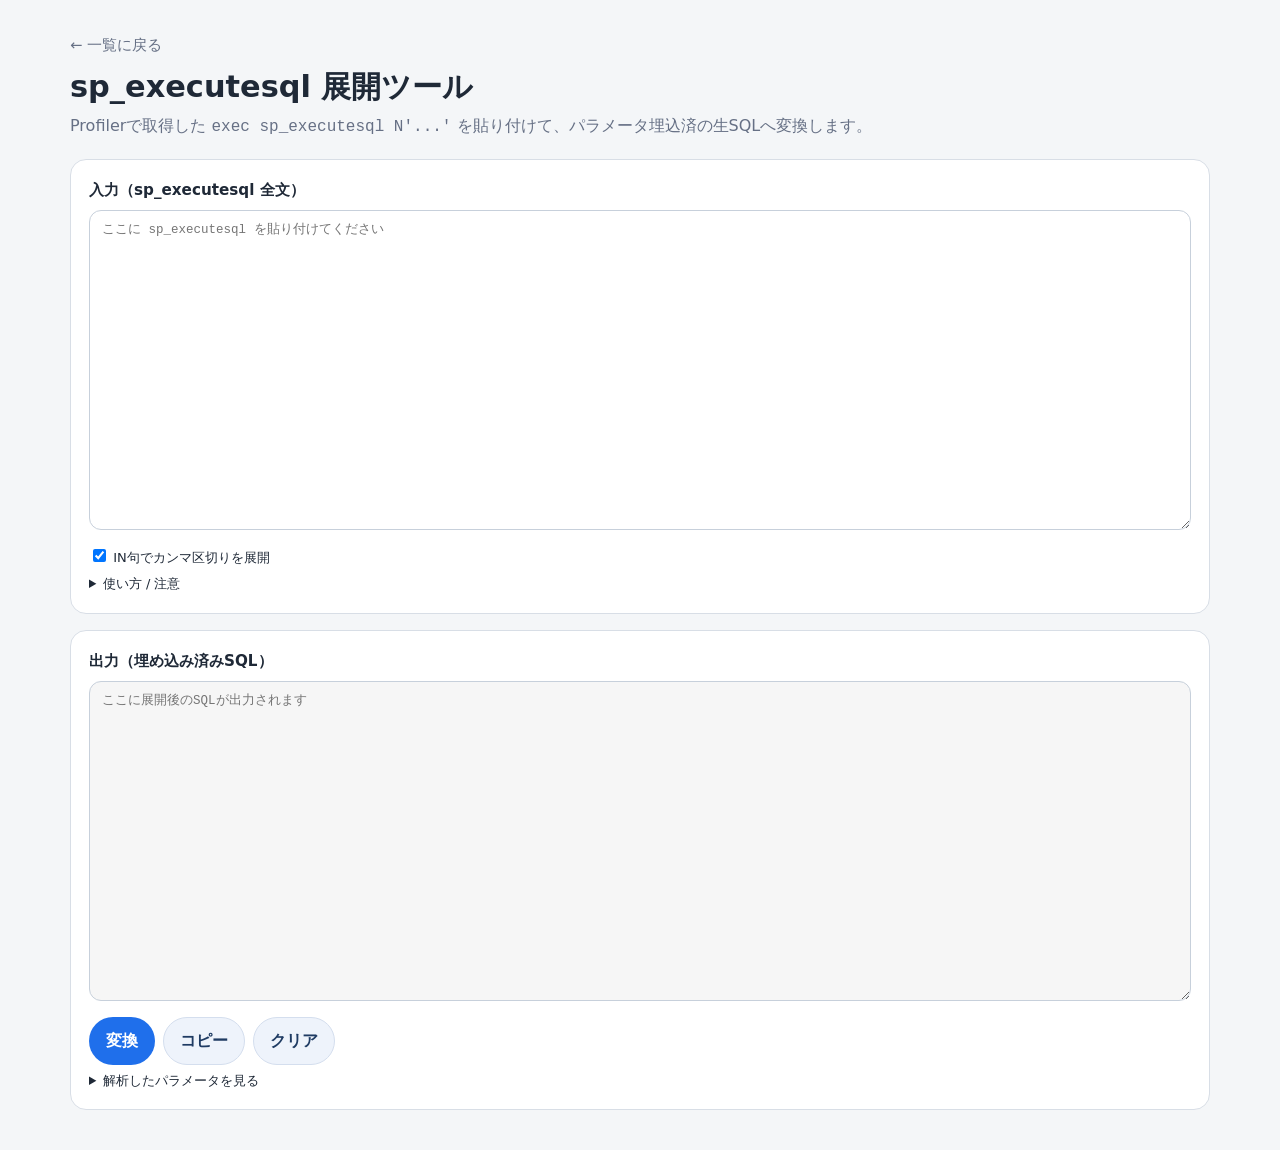
<file: sp_executesql_expand.html>
<!doctype html>
<html lang="ja">
<head>
  <meta charset="utf-8" />
  <title>sp_executesql 展開ツール</title>
  <meta name="viewport" content="width=device-width, initial-scale=1" />
  <style>
    :root {
      --mono: ui-monospace, SFMono-Regular, Menlo, Consolas, "Liberation Mono", monospace;
      --bg:#f4f6f8;
      --surface:#ffffff;
      --border:#d8dee6;
      --text:#1f2937;
      --muted:#667085;
      --accent:#1f6feb;
      --accent-strong:#1757b8;
      --radius:16px;
    }
    * { box-sizing: border-box; }
    body {
      margin:0;
      font-family: system-ui, -apple-system, "Segoe UI", Roboto, "Noto Sans JP", "Hiragino Kaku Gothic ProN", Meiryo, sans-serif;
      padding: 0;
      line-height:1.6;
      background: var(--bg);
      color: var(--text);
    }
    .page { max-width: 1180px; margin: 0 auto; padding: 32px 20px 40px; }
    .back-link {
      display:inline-block;
      margin-bottom:12px;
      font-size:.92rem;
      color:var(--muted);
      text-decoration:none;
    }
    .back-link:hover { text-decoration:underline; }
    h1 { font-size: 1.9rem; line-height: 1.2; margin: 0 0 8px; }
    .intro { margin: 0 0 18px; color: var(--muted); }
    .stack { display:grid; gap: 16px; }
    .box { border:1px solid var(--border); border-radius:var(--radius); padding:18px; background:var(--surface); }
    .box h2 { margin:0 0 8px; font-size: .95rem; }
    textarea { width:100%; min-height:320px; border:1px solid #c7d0db; border-radius:12px; padding:10px 12px; font: 12.5px/1.5 var(--mono); resize: vertical; }
    textarea[readonly] { background:#f6f6f6; }
    .controls { display:flex; flex-wrap:wrap; gap:8px; align-items:center; margin-top:8px; }
    button {
      appearance:none;
      border:1px solid #d4deee;
      background:#eef3fb;
      color:#1f3b63;
      padding:10px 16px;
      border-radius:999px;
      cursor:pointer;
      font: inherit;
      font-weight: 600;
    }
    button:hover { background:#e4edf9; }
    .controls button:first-child {
      border-color: transparent;
      background: var(--accent);
      color: #fff;
    }
    .controls button:first-child:hover { background: var(--accent-strong); }
    label { font-size: 13px; user-select:none; }
    .status { font-size:12px; margin-left:auto; }
    .ok { color:#117a37; }
    .err { color:#b00020; }
    details { font-size: 13px; }
    table { width:100%; border-collapse: collapse; margin-top:6px; }
    th, td { border:1px solid #d8dee6; padding:4px 6px; font-size:12.5px; vertical-align: top; }
    th { background:#eef3fb; text-align:left; }
    code.k { font-family: var(--mono); }
    .hint { color:var(--muted); font-size:12px; margin-top:6px; }
  </style>
</head>
<body>
  <main class="page">
    <a class="back-link" href="index.html">← 一覧に戻る</a>
    <h1>sp_executesql 展開ツール</h1>
    <p class="intro">Profilerで取得した <code class="k">exec sp_executesql N'...'</code> を貼り付けて、パラメータ埋込済の生SQLへ変換します。</p>

    <div class="stack">
      <section class="box">
        <h2>入力（sp_executesql 全文）</h2>
        <textarea id="input" spellcheck="false" placeholder="ここに sp_executesql を貼り付けてください"></textarea>
        <div class="controls">
          <label title="IN (@var) のとき、@var が 'a,b,c' なら IN ('a','b','c') に展開します。">
            <input type="checkbox" id="expandCsv" checked> IN句でカンマ区切りを展開
          </label>
          <span id="msg" class="status"></span>
        </div>
        <details style="margin-top:6px;">
          <summary>使い方 / 注意</summary>
          <ul style="margin:6px 0 0 18px; padding:0;">
            <li>日本語名パラメータ、<code class="k">nvarchar/nchar</code> の <code class="k">N'...'</code>、数値、日付系に対応。</li>
            <li>このツールは<b>文字列置換ベース</b>です。極端なエッジケース（コメント中の <code class="k">@var</code>、複雑なネスト等）は対象外。</li>
          </ul>
        </details>
      </section>

      <section class="box">
        <h2>出力（埋め込み済みSQL）</h2>
        <textarea id="output" spellcheck="false" readonly placeholder="ここに展開後のSQLが出力されます"></textarea>
        <div class="controls">
          <button id="convert">変換</button>
          <button id="copy">コピー</button>
          <button id="clear">クリア</button>
          <span id="msg2" class="status"></span>
        </div>
        <details style="margin-top:6px;">
          <summary>解析したパラメータを見る</summary>
          <div id="paramView" class="hint"></div>
        </details>
      </section>
    </div>
  </main>

<script>
(() => {
  const $ = sel => document.querySelector(sel);
  const input = $('#input');
  const output = $('#output');
  const msg = $('#msg');
  const msg2 = $('#msg2');
  const expandCsv = $('#expandCsv');
  const paramView = $('#paramView');

  // --- Helpers ---------------------------------------------------------------
  const escapeRegex = s => s.replace(/[.*+?^${}()|[\]\\]/g, '\\$&');
  const sqlEscape = s => String(s).replace(/'/g, "''");

  function splitTopLevel(str, delim=',') {
    const parts = [];
    let buf = '', depth = 0, inQ = false;
    for (let i = 0; i < str.length; i++) {
      const c = str[i], n = str[i+1];
      if (c === "'" && n === "'") { buf += "''"; i++; continue; }
      if (c === "'") { inQ = !inQ; buf += c; continue; }
      if (!inQ) {
        if (c === '(') { depth++; buf += c; continue; }
        if (c === ')') { depth = Math.max(0, depth-1); buf += c; continue; }
        if (c === delim && depth === 0) { parts.push(buf.trim()); buf=''; continue; }
      }
      buf += c;
    }
    if (buf.trim()) parts.push(buf.trim());
    return parts;
  }

  function findNextNQuote(src, start) {
    for (let i = start; i < src.length - 1; i++) {
      const c = src[i];
      if ((c === 'n' || c === 'N') && src[i+1] === "'") return i;
    }
    return -1;
  }

  // ※ ここでだけ '' → ' の復元を行う（二重適用しない）
  function extractNString(src, startIdx) {
    const start = findNextNQuote(src, startIdx);
    if (start < 0) return null;
    let i = start + 2;
    let out = '';
    while (i < src.length) {
      const c = src[i];
      const n = src[i+1];
      if (c === "'" && n === "'") { out += "'"; i += 2; continue; }
      if (c === "'") { i++; break; }
      out += c;
      i++;
    }
    return { text: out, end: i };
  }

  function parseExec(text) {
    const lower = text.toLowerCase();
    const at = lower.indexOf('exec sp_executesql');
    if (at < 0) throw new Error('exec sp_executesql が見つかりません。');

    const s1 = extractNString(text, at);
    if (!s1) throw new Error('最初の N\'...\'（SQLテキスト）が見つかりません。');

    const s2 = extractNString(text, s1.end);
    if (!s2) throw new Error('2つ目の N\'...\'（パラメータ宣言部）が見つかりません。');

    let rest = text.slice(s2.end).trim();
    if (rest.startsWith(',')) rest = rest.slice(1).trim();

    return { sqlLiteral: s1.text, declLiteral: s2.text, assigns: rest };
  }

  function typeKind(sqlType) {
    const t = sqlType.toLowerCase().trim();
    if (/(^|[^a-z])(n?varchar|n?char|n?text)/.test(t)) return t.startsWith('n') ? 'nstring' : 'string';
    if (/(uniqueidentifier)/.test(t)) return 'string';
    if (/(date|time|datetime2|datetimeoffset|smalldatetime|datetime)\b/.test(t)) return 'date';
    if (/\b(bit|tinyint|smallint|int|bigint|decimal|numeric|money|smallmoney|float|real)\b/.test(t)) return 'number';
    return 'unknown';
  }

  function parseDecls(declLiteral) {
    const map = new Map();
    const items = splitTopLevel(declLiteral, ',');
    for (const it of items) {
      if (!it) continue;
      const m = it.match(/^\s*(@[^\s,]+)\s+(.+?)\s*$/u);
      if (!m) continue;
      const name = m[1];
      const typ = m[2];
      map.set(name, { type: typ.trim(), kind: typeKind(typ) });
    }
    return map;
  }

  function stripOuterQuotes(val) {
    let v = val.trim();
    let hadQuotes = false, nPrefix = false;
    if (/^N'[\s\S]*'$/.test(v) || /^n'[\s\S]*'$/.test(v)) { nPrefix = true; hadQuotes = true; v = v.slice(2, -1); }
    else if (/^'[\s\S]*'$/.test(v)) { hadQuotes = true; v = v.slice(1, -1); }
    v = v.replace(/''/g, "'");
    return { value: v, hadQuotes, nPrefix };
  }

  function parseAssigns(assigns, decls) {
    const parts = splitTopLevel(assigns, ',');
    const map = new Map();
    for (const p of parts) {
      if (!p) continue;
      const m = p.match(/^\s*(@[^=\s]+)\s*=\s*([\s\S]+?)\s*$/u);
      if (!m) continue;
      const name = m[1];
      let rhs = m[2].trim();

      const decl = decls.get(name);
      const kind = decl ? decl.kind : 'unknown';

      if (kind === 'number') {
        const { value } = stripOuterQuotes(rhs);
        map.set(name, { raw: value, kind, items: null });
      } else if (kind === 'date') {
      const { value } = stripOuterQuotes(rhs);
        map.set(name, { raw: value, kind, items: null });
      } else {
        const { value } = stripOuterQuotes(rhs);
        map.set(name, { raw: value, kind: (kind === 'unknown' ? 'string' : kind), items: null });
      }
    }
    return map;
  }

  function buildLiteral(val, kind) {
    if (kind === 'number') return String(val);
    if (kind === 'date') return `'${sqlEscape(val)}'`;
    if (kind === 'nstring') return `N'${sqlEscape(val)}'`;
    return `'${sqlEscape(val)}'`;
  }

  function replaceParamsInSql(sqlRaw, decls, assigns, options) {
    let sql = sqlRaw;

    // IN (@param) のCSV展開（文字列系のみ）
    if (options.expandCsv) {
      for (const [name, info] of assigns.entries()) {
        const decl = decls.get(name);
        const k = decl ? decl.kind : info.kind;
        if (k === 'string' || k === 'nstring') {
          const items = info.raw.includes(',') ? info.raw.split(',').map(s => s.trim()).filter(Boolean) : null;
          if (items && items.length > 1) {
            const litList = items.map(v => buildLiteral(v, k)).join(', ');
            const pattern = new RegExp(`IN\\s*\\(\\s*${escapeRegex(name)}\\s*\\)`, 'gi');
            sql = sql.replace(pattern, `IN (${litList})`);
          }
        }
      }
    }

    // 汎用置換
    for (const [name, info] of assigns.entries()) {
      const decl = decls.get(name);
      const k = decl ? decl.kind : info.kind;
      const lit = buildLiteral(info.raw, k);
      sql = sql.split(name).join(lit);
    }

    return sql.trim();
  }

  function convert(text, opts) {
    const { sqlLiteral, declLiteral, assigns } = parseExec(text);
    const decls = parseDecls(declLiteral);
    const assignsMap = parseAssigns(assigns, decls);

    renderParamTable(decls, assignsMap);

    // ★ 二重クォート復元は extractNString で済み。ここではそのまま使用。
    const sqlText = sqlLiteral;

    const result = replaceParamsInSql(sqlText, decls, assignsMap, opts);
    return result;
  }

  function renderParamTable(decls, assigns) {
    const rows = [];
    for (const [name, d] of decls.entries()) {
      const a = assigns.get(name);
      rows.push({ name, type: d.type, kind: d.kind, value: a ? a.raw : '(未割当)' });
    }
    if (!rows.length) { paramView.innerHTML = '<div class="hint">パラメータ宣言が見つかりませんでした。</div>'; return; }
    const html = [
      '<table>',
      '<thead><tr><th>名前</th><th>型</th><th>分類</th><th>値（Raw）</th></tr></thead>',
      '<tbody>',
      ...rows.map(r => `<tr><td><code class="k">${r.name}</code></td><td>${r.type}</td><td>${r.kind}</td><td><code class="k">${escapeHtml(r.value)}</code></td></tr>`),
      '</tbody></table>'
    ].join('');
    paramView.innerHTML = html;
  }

  function escapeHtml(s) {
    return String(s).replace(/&/g,'&amp;').replace(/</g,'&lt;').replace(/>/g,'&gt;');
  }

  // --- Wire up ----------------------------------------------------------------
  $('#convert').addEventListener('click', () => {
    msg.textContent = ''; msg2.textContent = '';
    try {
      const res = convert(input.value, { expandCsv: expandCsv.checked });
      output.value = res;
      msg2.textContent = '生成成功';
      msg2.className = 'status ok';
    } catch (e) {
      output.value = '';
      msg2.textContent = e.message || '変換に失敗しました。';
      msg2.className = 'status err';
    }
  });

  $('#copy').addEventListener('click', async () => {
    try {
      await navigator.clipboard.writeText(output.value);
      msg2.textContent = 'コピーしました';
      msg2.className = 'status ok';
    } catch {
      msg2.textContent = 'コピーに失敗';
      msg2.className = 'status err';
    }
  });

  $('#clear').addEventListener('click', () => {
    input.value = '';
    output.value = '';
    paramView.innerHTML = '';
    msg.textContent = ''; msg2.textContent = '';
  });

  // 初期値
  input.value = ``;
})();
</script>
</body>
</html>
</file>
<file: css/csv-viewer.css>
:root {
  color-scheme: light;
  --bg: #f3f6fa;
  --surface: #ffffff;
  --surface-subtle: #f7f9fc;
  --border: #d5dee9;
  --border-strong: #afbdcc;
  --text: #172b43;
  --muted: #607086;
  --accent: #1769aa;
  --accent-strong: #11588f;
  --accent-soft: #e8f3fc;
  --danger: #a62b35;
  --danger-soft: #fff0f1;
  --warning: #7a5500;
  --warning-soft: #fff7dd;
  --success: #147456;
  --success-soft: #e8f7f1;
  --row-padding: 10px;
}

* {
  box-sizing: border-box;
}

body {
  margin: 0;
  min-width: 320px;
  font-family: system-ui, -apple-system, "Segoe UI", "Noto Sans JP", Meiryo, sans-serif;
  color: var(--text);
  background: var(--bg);
  line-height: 1.5;
}

button,
input,
select,
textarea {
  font: inherit;
}

button,
select,
input[type="checkbox"] {
  cursor: pointer;
}

button:disabled {
  cursor: not-allowed;
}

.page {
  width: 100%;
  max-width: 1680px;
  margin: 0 auto;
  padding: 22px;
}

.page-header {
  display: flex;
  align-items: flex-end;
  justify-content: space-between;
  gap: 24px;
  margin-bottom: 16px;
}

.back-link {
  display: inline-block;
  margin-bottom: 8px;
  color: var(--muted);
  text-decoration: none;
}

.back-link:hover,
.link-button:hover {
  text-decoration: underline;
}

h1,
h2,
p {
  margin-top: 0;
}

h1 {
  margin-bottom: 3px;
  font-size: clamp(1.55rem, 2vw, 2rem);
  line-height: 1.25;
}

h2 {
  margin-bottom: 5px;
  font-size: 1.05rem;
}

.page-header p,
.dialog-header p {
  margin-bottom: 0;
  color: var(--muted);
}

.privacy-note {
  max-width: 440px;
  padding: 8px 12px;
  border-radius: 7px;
  color: var(--success) !important;
  background: var(--success-soft);
  font-size: .88rem;
}

.source-panel,
.viewer,
.issue-panel {
  border: 1px solid var(--border);
  border-radius: 11px;
  background: var(--surface);
  box-shadow: 0 8px 28px rgba(26, 48, 74, .06);
}

.source-panel {
  padding: 14px 16px;
}

.source-panel.is-dragging {
  border-color: var(--accent);
  background: var(--accent-soft);
  box-shadow: 0 0 0 3px rgba(23, 105, 170, .14);
}

.source-actions,
.source-options,
.viewer-toolbar,
.display-toolbar,
.viewer-footer,
.dialog-actions,
.column-dialog-toolbar {
  display: flex;
  align-items: center;
  gap: 9px;
  flex-wrap: wrap;
}

.source-options {
  margin-top: 12px;
  padding-top: 12px;
  border-top: 1px solid var(--border);
}

.source-options label,
.display-toolbar label {
  display: inline-flex;
  align-items: center;
  gap: 6px;
  color: var(--muted);
  font-size: .86rem;
}

.source-options select,
.display-toolbar select,
.display-toolbar input[type="number"] {
  min-height: 34px;
  border: 1px solid var(--border-strong);
  border-radius: 6px;
  padding: 5px 8px;
  color: var(--text);
  background: var(--surface);
}

.display-toolbar input[type="number"] {
  width: 64px;
  text-align: right;
}

.drop-hint,
.source-summary,
.row-count,
.selection-status,
.viewer-footer {
  color: var(--muted);
  font-size: .86rem;
}

.source-summary {
  margin-left: auto;
  text-align: right;
}

.button,
.icon-button,
.link-button {
  appearance: none;
  border: 0;
}

.button {
  min-height: 38px;
  padding: 7px 13px;
  border: 1px solid var(--border-strong);
  border-radius: 7px;
  color: var(--text);
  background: var(--surface);
  font-weight: 600;
}

.button:hover:not(:disabled) {
  background: var(--surface-subtle);
  border-color: #8295a9;
}

.button:focus-visible,
.icon-button:focus-visible,
.link-button:focus-visible,
input:focus-visible,
select:focus-visible,
textarea:focus-visible,
td[data-cell]:focus-visible,
.sort-button:focus-visible {
  outline: 3px solid rgba(23, 105, 170, .28);
  outline-offset: 1px;
}

.button-primary {
  color: #ffffff;
  border-color: var(--accent);
  background: var(--accent);
}

.button-primary:hover:not(:disabled) {
  color: #ffffff;
  border-color: var(--accent-strong);
  background: var(--accent-strong);
}

.button-small {
  min-height: 32px;
  padding: 5px 9px;
  font-size: .82rem;
}

.button:disabled {
  opacity: .45;
}

.icon-button {
  width: 34px;
  height: 34px;
  border-radius: 6px;
  color: var(--muted);
  background: transparent;
  font-size: 1.35rem;
  line-height: 1;
}

.icon-button:hover {
  background: var(--surface-subtle);
}

.history-actions {
  display: flex;
  gap: 4px;
  margin-left: auto;
}

.history-button {
  display: inline-grid;
  flex: 0 0 auto;
  place-items: center;
  padding: 7px;
  border: 1px solid var(--border);
  color: var(--accent-strong);
}

.history-button svg {
  width: 18px;
  height: 18px;
}

.history-button:disabled {
  opacity: .35;
  background: transparent;
}

.link-button {
  padding: 4px;
  color: var(--accent-strong);
  background: transparent;
}

.issue-panel {
  display: flex;
  align-items: flex-start;
  justify-content: space-between;
  gap: 16px;
  margin-top: 14px;
  padding: 14px 16px;
}

.issue-panel[hidden] {
  display: none;
}

.issue-panel.is-error {
  color: var(--danger);
  border-color: #e6b4b8;
  background: var(--danger-soft);
}

.issue-panel.is-warning {
  color: var(--warning);
  border-color: #e4ce8c;
  background: var(--warning-soft);
}

.issue-panel p {
  margin-bottom: 5px;
}

.issue-panel ol {
  margin: 6px 0 0;
  padding-left: 1.5rem;
}

.viewer {
  margin-top: 14px;
  overflow: hidden;
}

.viewer-toolbar,
.display-toolbar,
.viewer-footer {
  min-height: 51px;
  padding: 9px 12px;
  border-bottom: 1px solid var(--border);
  background: var(--surface);
}

.display-toolbar {
  min-height: 44px;
  padding-block: 7px;
  background: var(--surface-subtle);
}

.viewer-footer {
  min-height: 39px;
  border-top: 1px solid var(--border);
  border-bottom: 0;
}

.search-box {
  display: inline-flex;
  min-width: min(360px, 100%);
}

.search-box input {
  width: 100%;
  min-height: 36px;
  border: 1px solid var(--border-strong);
  border-radius: 7px;
  padding: 7px 10px;
  color: var(--text);
  background: var(--surface);
}

.row-count {
  min-width: 92px;
  font-variant-numeric: tabular-nums;
}

.toolbar-spacer {
  flex: 1;
}

.selection-status {
  min-height: 33px;
  margin: 0;
  padding: 7px 12px;
  border-bottom: 1px solid var(--border);
  background: var(--accent-soft);
}

.table-region {
  position: relative;
  min-height: 320px;
  max-height: calc(100vh - 350px);
  overflow: auto;
  background: var(--surface);
  overscroll-behavior: contain;
}

table {
  width: max-content;
  min-width: 100%;
  border-collapse: separate;
  border-spacing: 0;
  table-layout: fixed;
  font-variant-numeric: tabular-nums;
}

th,
td {
  min-width: 0;
  padding: var(--row-padding) 12px;
  border-right: 1px solid #e2e8f0;
  border-bottom: 1px solid #e2e8f0;
  text-align: left;
  overflow: hidden;
  text-overflow: ellipsis;
  white-space: nowrap;
  background: var(--surface);
}

body.wrap-cells tbody td {
  overflow-wrap: anywhere;
  white-space: normal;
}

thead th {
  position: sticky;
  top: 0;
  z-index: 4;
  padding: 0;
  color: #24425f;
  background: #e9eff6;
  font-weight: 600;
}

thead tr.filter-row th {
  top: 42px;
  padding: 6px;
  background: #f3f6fa;
}

.filter-row input {
  width: 100%;
  min-height: 30px;
  border: 1px solid var(--border-strong);
  border-radius: 5px;
  padding: 4px 6px;
  color: var(--text);
  background: var(--surface);
  font-size: .78rem;
  font-weight: 400;
}

.sort-button {
  width: 100%;
  min-height: 42px;
  display: flex;
  align-items: center;
  justify-content: space-between;
  gap: 8px;
  padding: 8px 12px;
  border: 0;
  color: inherit;
  background: transparent;
  font-weight: inherit;
  text-align: left;
}

.sort-indicator {
  flex: 0 0 auto;
  color: var(--muted);
  font-size: .72rem;
}

thead th[draggable="true"] {
  cursor: grab;
}

thead th.is-dragging-column {
  opacity: .5;
}

thead th.drop-before::after,
thead th.drop-after::after {
  position: absolute;
  inset: 0;
  z-index: 8;
  border-left: 3px solid var(--accent);
  content: "";
  pointer-events: none;
}

thead th.drop-after::after {
  border-left: 0;
  border-right: 3px solid var(--accent);
}

.resize-handle {
  position: absolute;
  top: 0;
  right: -4px;
  z-index: 7;
  width: 9px;
  height: 100%;
  cursor: col-resize;
  touch-action: none;
}

.resize-handle:hover,
.resize-handle.is-resizing {
  border-right: 2px solid var(--accent);
}

tbody tr:nth-child(even) td {
  background: #f8fafc;
}

tbody tr:hover td {
  background: #eef6fd;
}

.selection-column {
  width: 44px;
  min-width: 44px;
  padding-inline: 8px;
  text-align: center;
}

td[data-cell] {
  outline: none;
}

td[data-cell].is-selected {
  position: relative;
  box-shadow: inset 0 0 0 2px var(--accent);
  background: var(--accent-soft) !important;
}

td[data-cell].is-hidden-cell {
  color: transparent;
  background-image: repeating-linear-gradient(135deg, transparent 0 6px, rgba(96, 112, 134, .14) 6px 8px);
}

td[data-cell].is-editing {
  box-shadow: inset 0 0 0 2px var(--accent);
  background: var(--surface) !important;
  caret-color: var(--text);
  cursor: text;
  overflow-wrap: anywhere;
  white-space: pre-wrap;
  user-select: text;
}

.sticky-column {
  position: sticky !important;
  z-index: 3;
  box-shadow: 1px 0 0 #cbd5e1;
}

thead .sticky-column {
  z-index: 6;
}

thead tr.filter-row .sticky-column {
  z-index: 5;
}

.empty-result {
  position: sticky;
  left: 0;
  padding: 52px 20px;
  color: var(--muted);
  text-align: center;
}

dialog {
  width: min(680px, calc(100vw - 30px));
  max-width: calc(100vw - 30px);
  max-height: calc(100dvh - 30px);
  padding: 0;
  border: 0;
  border-radius: 12px;
  color: var(--text);
  background: var(--surface);
  box-shadow: 0 24px 80px rgba(14, 31, 49, .28);
  overflow: hidden;
}

#columns-dialog,
#column-order-dialog,
#hidden-dialog {
  width: min(900px, calc(100vw - 30px));
}

dialog::backdrop {
  background: rgba(23, 43, 67, .46);
}

.dialog-card {
  display: flex;
  width: 100%;
  max-width: 100%;
  max-height: calc(100dvh - 30px);
  flex-direction: column;
  padding: 18px;
  overflow: hidden;
}

.dialog-card-wide {
  width: 100%;
  min-height: min(620px, calc(100dvh - 30px));
}

.dialog-header {
  display: flex;
  align-items: flex-start;
  justify-content: space-between;
  gap: 16px;
  margin-bottom: 16px;
}

.dialog-card > label {
  display: block;
  margin-bottom: 6px;
  font-weight: 600;
}

textarea {
  width: 100%;
  min-height: 220px;
  resize: vertical;
  border: 1px solid var(--border-strong);
  border-radius: 8px;
  padding: 10px 12px;
  color: var(--text);
  background: var(--surface);
  font-family: ui-monospace, "Cascadia Mono", Consolas, monospace;
  line-height: 1.5;
}

.dialog-actions {
  flex: 0 0 auto;
  justify-content: flex-end;
  margin-top: 16px;
}

.split-actions {
  justify-content: space-between;
}

.column-dialog-toolbar {
  margin-bottom: 12px;
}

.column-list,
.column-order-list,
.hidden-list {
  min-height: 240px;
  max-height: min(60dvh, 560px);
  flex: 1 1 auto;
  overflow-x: hidden;
  overflow-y: auto;
  border: 1px solid var(--border);
  border-radius: 8px;
}

.column-order-list {
  margin: 0;
  padding: 0;
  list-style: none;
}

.column-order-item {
  display: grid;
  grid-template-columns: 2.5rem minmax(0, 1fr) auto;
  align-items: center;
  gap: 10px;
  padding: 8px 11px;
  border-bottom: 1px solid var(--border);
}

.column-order-item:last-child {
  border-bottom: 0;
}

.column-order-position,
.column-order-status {
  color: var(--muted);
  font-size: .86rem;
}

.column-order-position {
  font-variant-numeric: tabular-nums;
}

.column-order-name {
  min-width: 0;
  overflow-wrap: anywhere;
  white-space: pre-wrap;
}

.column-order-actions {
  display: flex;
  gap: 6px;
}

.column-order-actions .button {
  min-width: 36px;
  min-height: 36px;
}

.column-item,
.hidden-item {
  display: flex;
  align-items: center;
  gap: 9px;
  min-height: 43px;
  padding: 8px 11px;
  border-bottom: 1px solid var(--border);
}

.column-item:last-child,
.hidden-item:last-child {
  border-bottom: 0;
}

.column-item span,
.hidden-item span {
  min-width: 0;
  overflow: hidden;
  text-overflow: ellipsis;
  white-space: nowrap;
}

.hidden-item .button {
  margin-left: auto;
}

.check-label {
  min-height: 32px;
  padding-inline: 3px;
}

.dialog-card > label.export-option {
  display: grid;
  grid-template-columns: auto minmax(0, 1fr);
  align-items: flex-start;
  gap: 10px;
  margin-bottom: 0;
  padding: 13px;
  border: 1px solid var(--border);
  border-radius: 8px;
  background: var(--surface-subtle);
  font-weight: 400;
}

.export-option input {
  margin-top: 3px;
}

.export-option span {
  display: flex;
  flex-direction: column;
  gap: 3px;
}

.export-option small {
  color: var(--muted);
  line-height: 1.45;
}

.export-option strong {
  font-weight: 600;
}

.visually-hidden {
  position: absolute;
  width: 1px;
  height: 1px;
  padding: 0;
  margin: -1px;
  overflow: hidden;
  clip: rect(0, 0, 0, 0);
  white-space: nowrap;
  border: 0;
}

@media (max-width: 900px) {
  .page {
    padding: 14px;
  }

  .page-header {
    align-items: flex-start;
    flex-direction: column;
    gap: 10px;
  }

  .privacy-note {
    max-width: none;
  }

  .source-summary {
    width: 100%;
    margin-left: 0;
    text-align: left;
  }

  .search-box {
    min-width: 100%;
  }

  .table-region {
    max-height: calc(100vh - 430px);
  }
}

@media (max-width: 600px) {
  .drop-hint {
    width: 100%;
  }

  .source-options label {
    width: 100%;
    justify-content: space-between;
  }

  .source-options select {
    width: 55%;
  }

  .display-toolbar label:not(.check-label) {
    width: 100%;
  }

  .viewer-footer > span {
    display: none;
  }

  .dialog-card {
    padding: 14px;
  }
}

@media (max-height: 520px) {
  .dialog-header {
    margin-bottom: 10px;
  }

  .column-list,
  .column-order-list,
  .hidden-list {
    min-height: 120px;
  }

  .dialog-actions {
    margin-top: 10px;
  }
}

@media print {
  body {
    background: #ffffff;
  }

  .page {
    max-width: none;
    padding: 0;
  }

  .page-header,
  .source-panel,
  .issue-panel,
  .viewer-toolbar,
  .display-toolbar,
  .selection-status,
  .viewer-footer {
    display: none !important;
  }

  .viewer {
    border: 0;
    box-shadow: none;
  }

  .table-region {
    max-height: none;
    overflow: visible;
  }

  thead th,
  .sticky-column {
    position: static !important;
  }

  th,
  td {
    padding: 4px 6px;
    font-size: 9px;
  }
}
</file>
